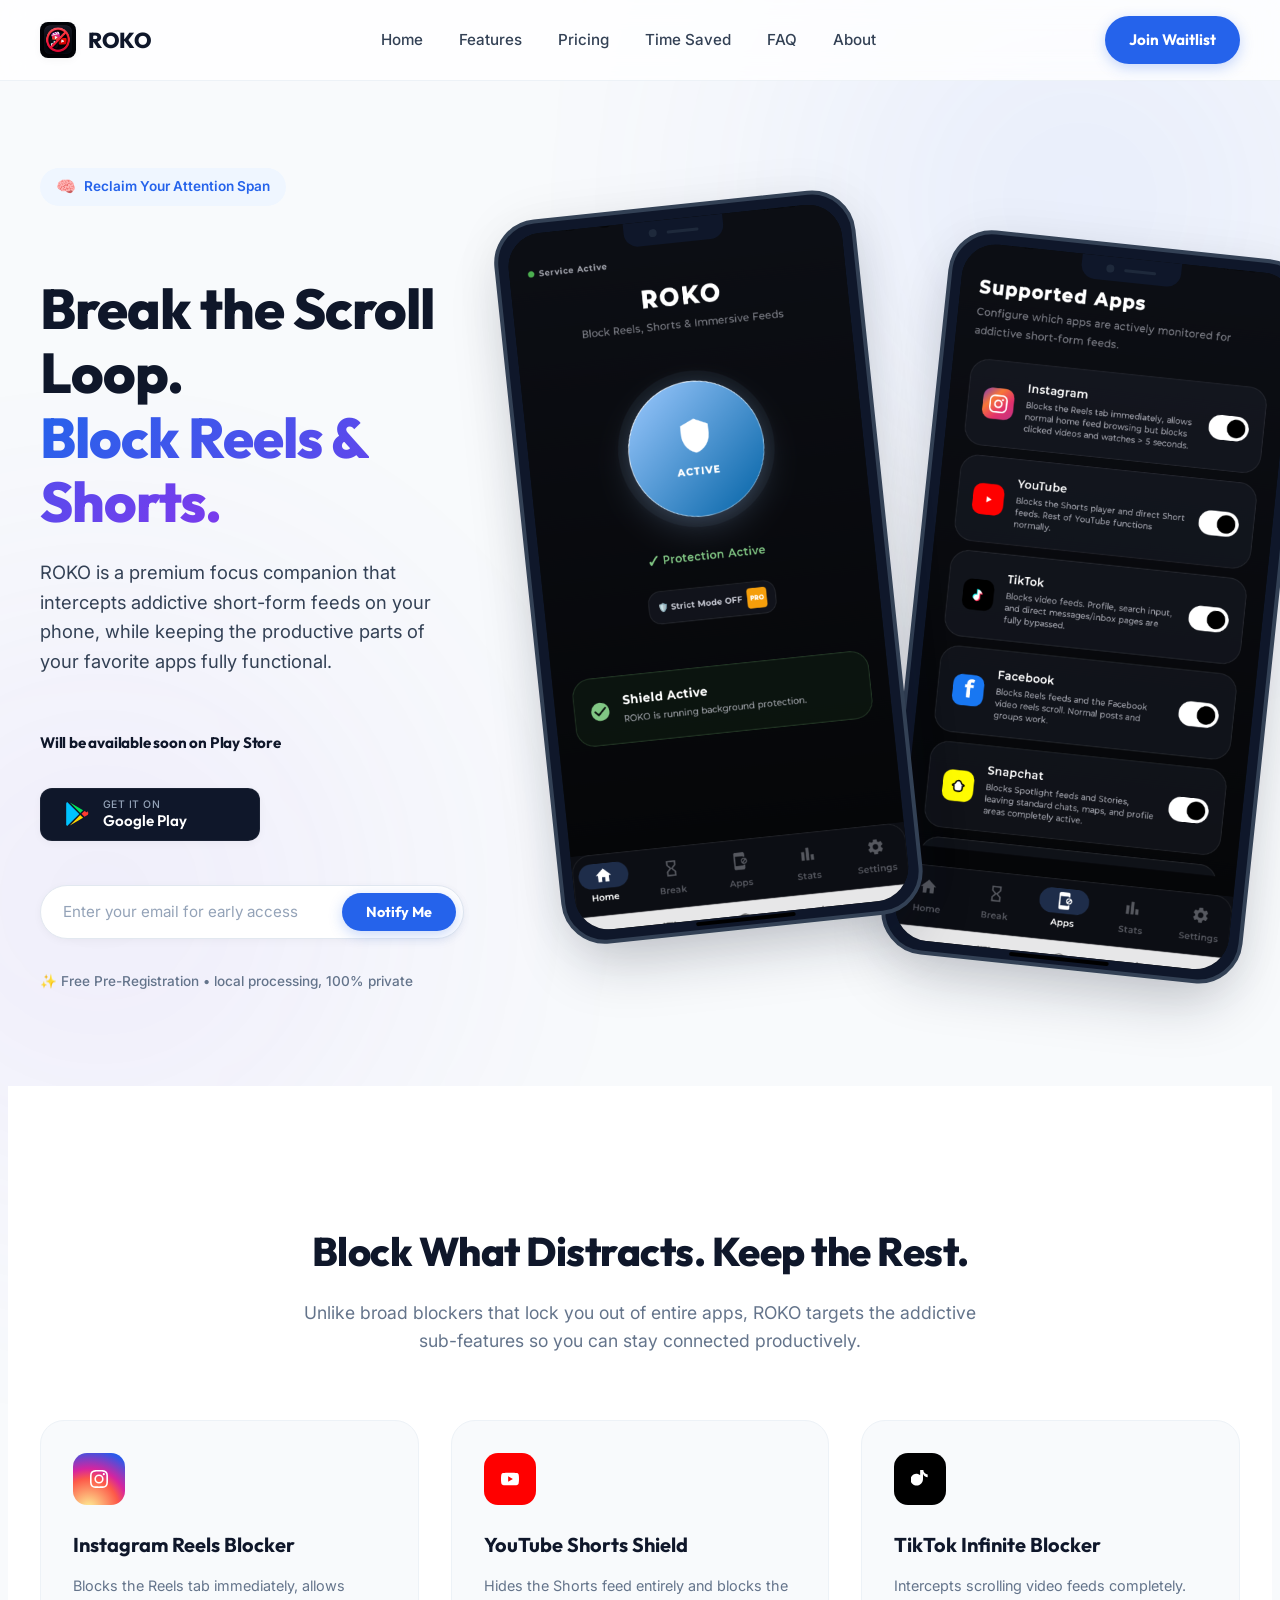
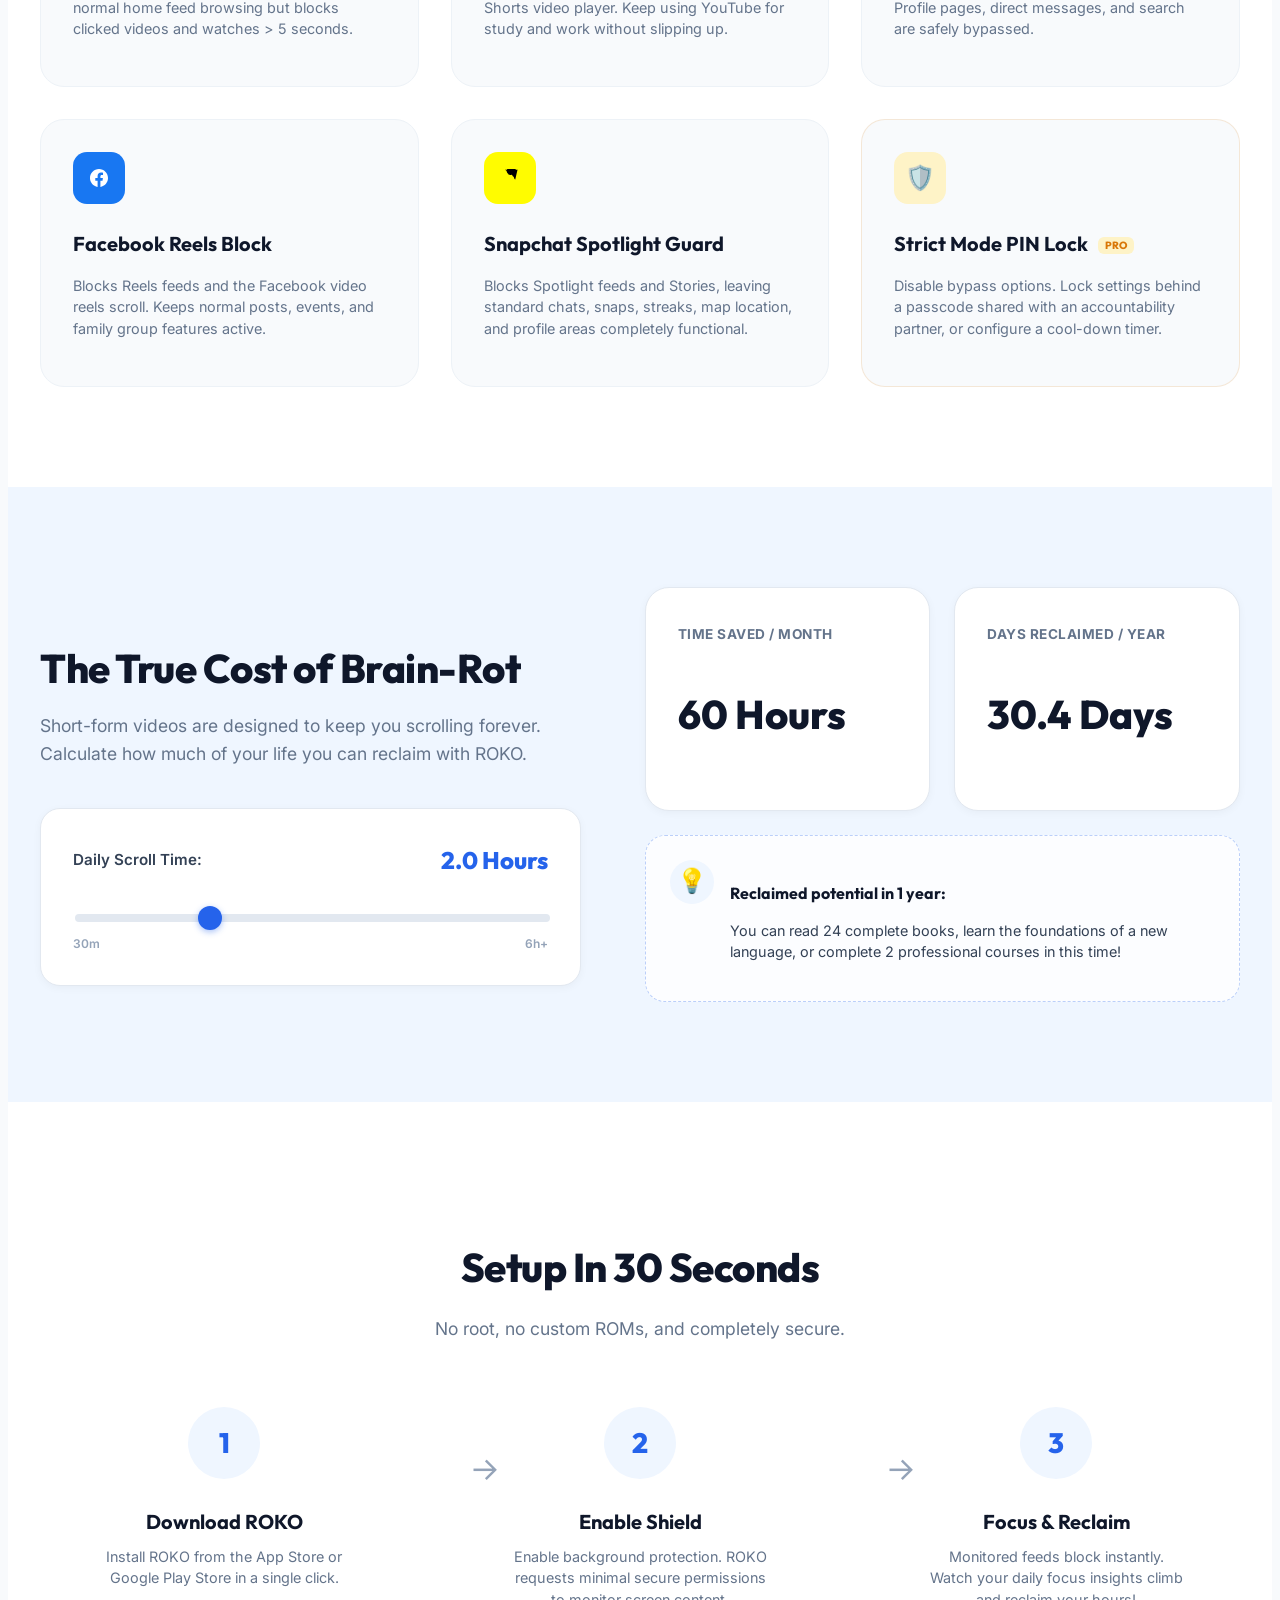
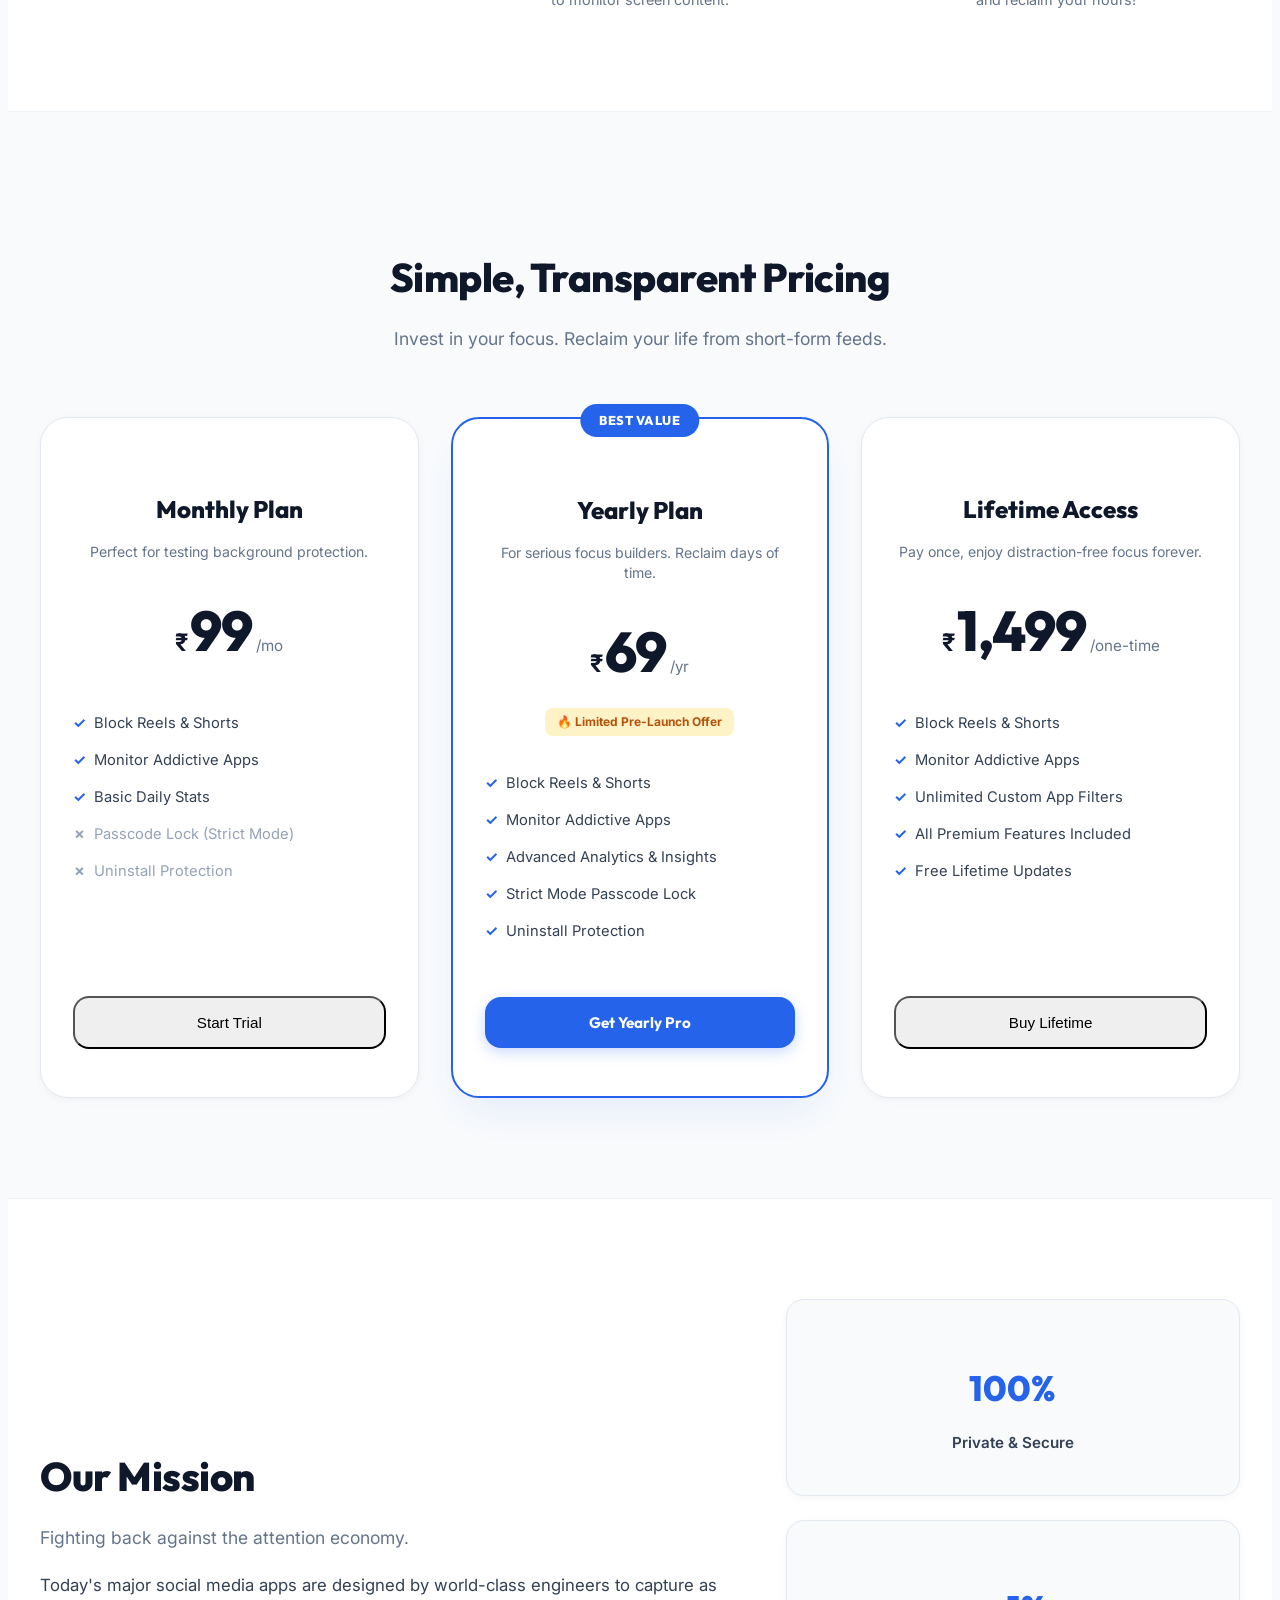
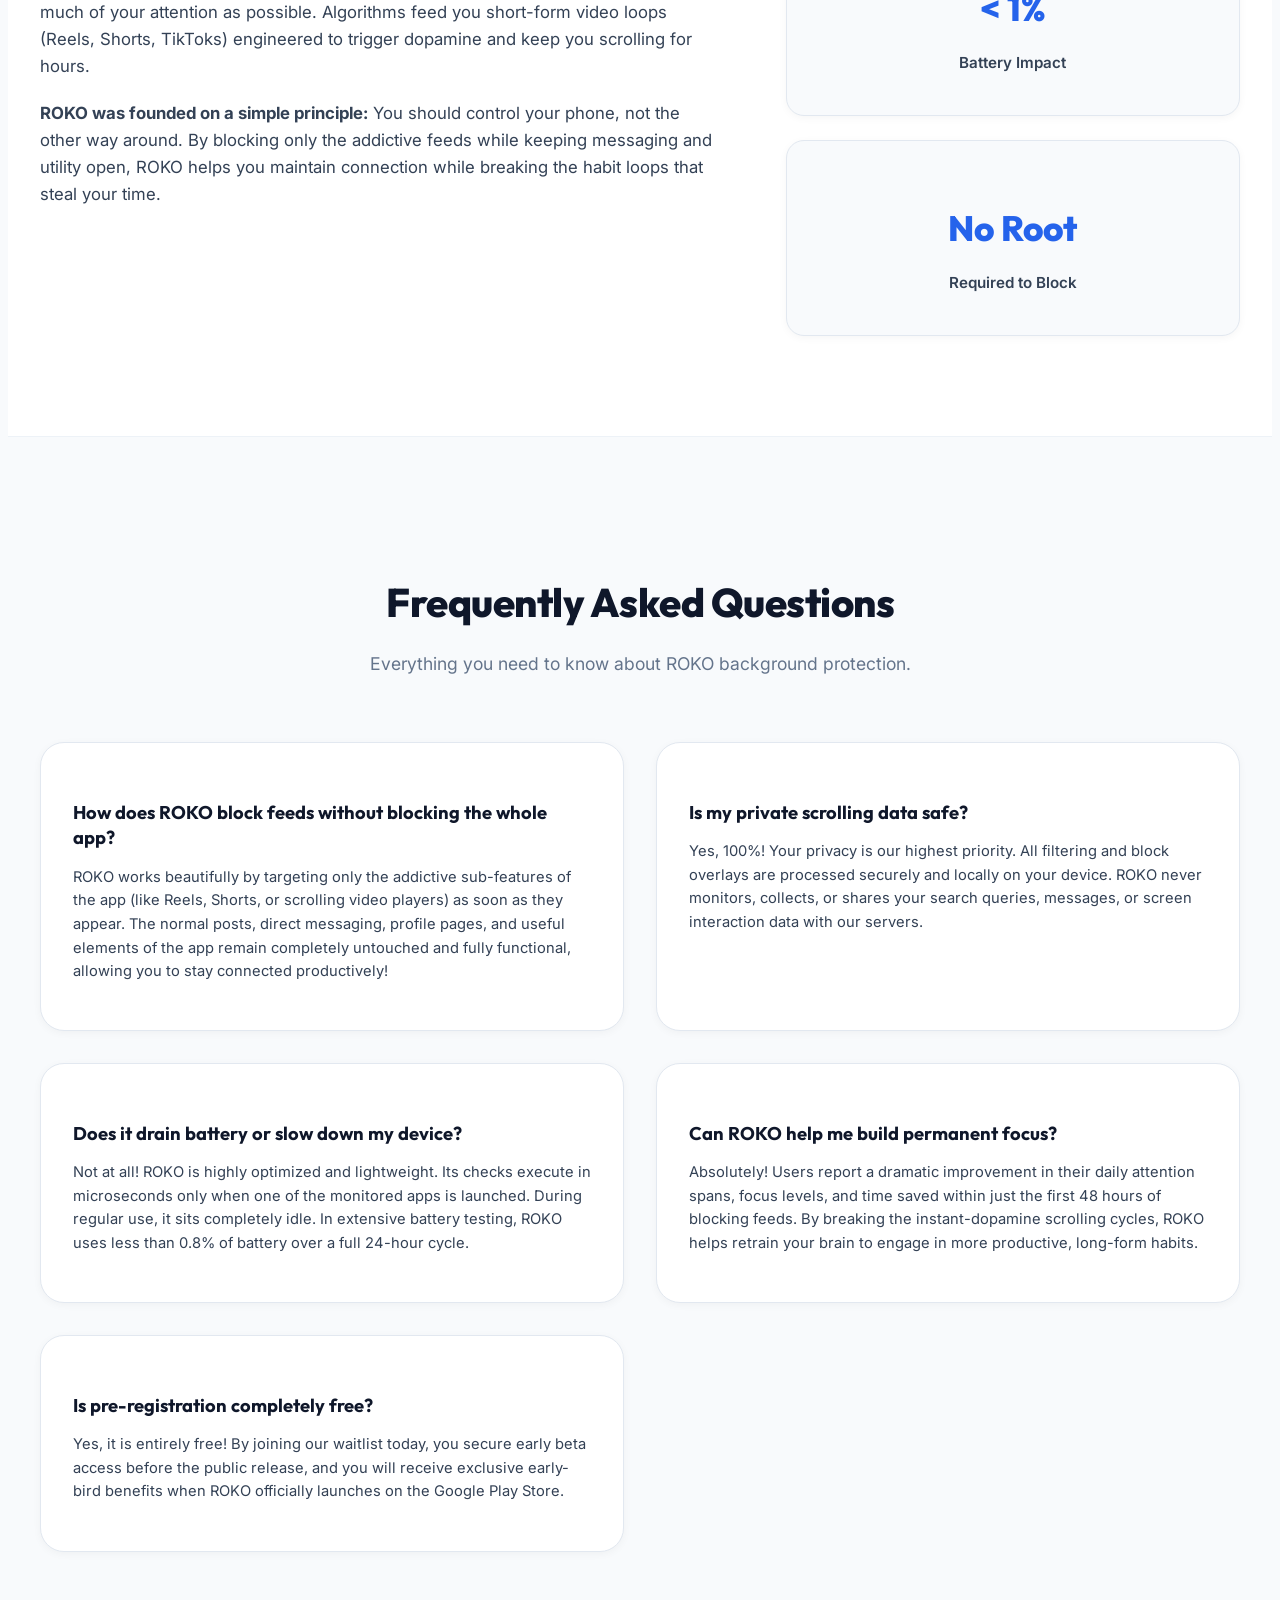
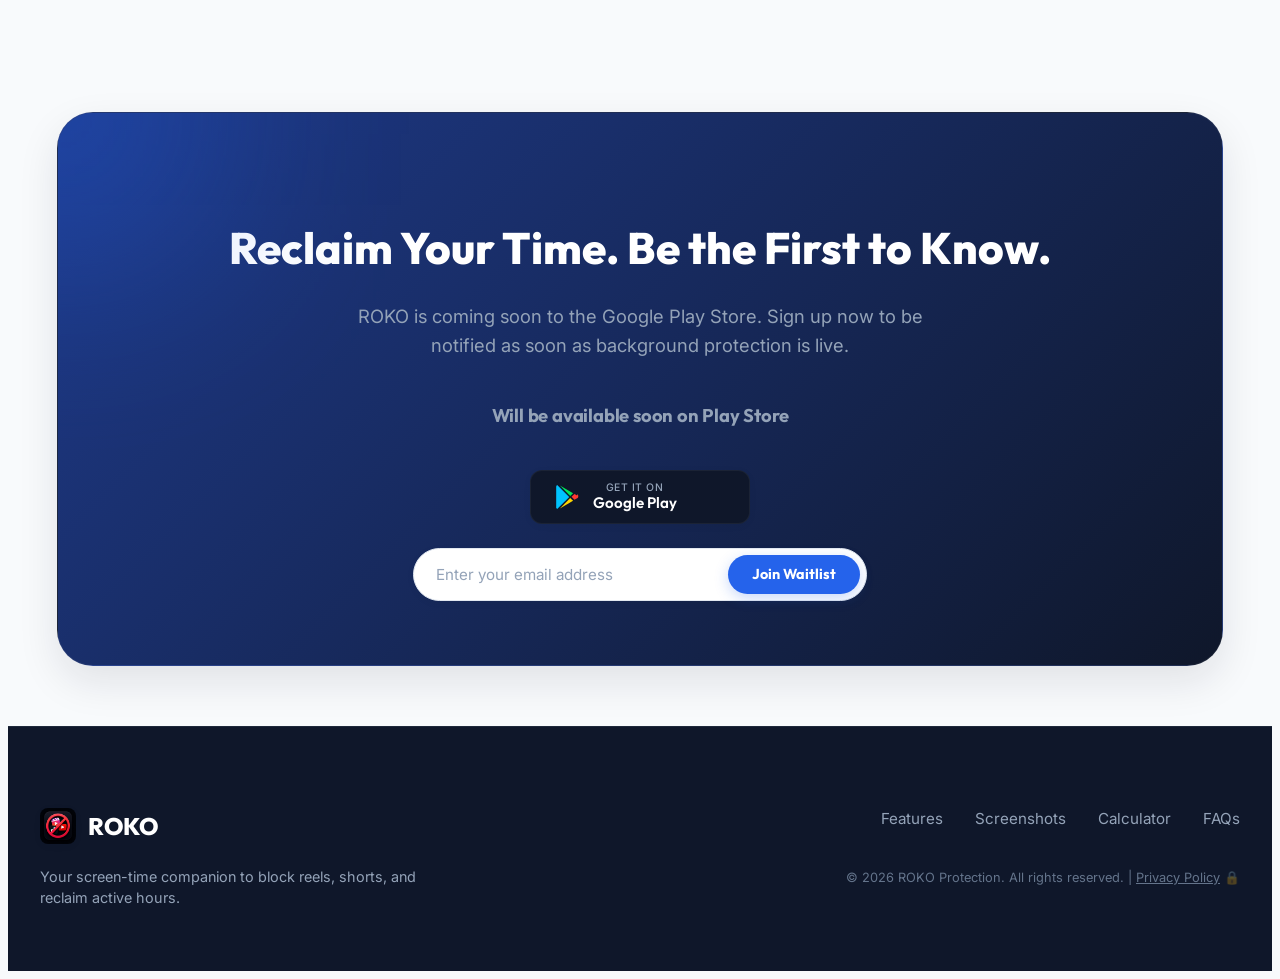
<file: index.html>
<!DOCTYPE html>
<html lang="en">
<head>
  <meta charset="UTF-8">
  <meta name="viewport" content="width=device-width, initial-scale=1.0">
  <title>ROKO - Block Reels & Shorts | Reclaim Your Focus</title>
  <!-- Google Fonts - Inter & Outfit -->
  <link rel="preconnect" href="https://fonts.googleapis.com">
  <link rel="preconnect" href="https://fonts.gstatic.com" crossorigin>
  <link href="https://fonts.googleapis.com/css2?family=Inter:wght@300;400;500;600;700;800&family=Outfit:wght@400;600;700;800&display=swap" rel="stylesheet">
  <!-- Stylesheet -->
  <link rel="stylesheet" href="styles.css">
</head>
<body>

  <!-- Background Decorative Blurs -->
  <div class="glow-bg-1"></div>
  <div class="glow-bg-2"></div>

  <!-- Navigation Bar -->
  <header class="navbar">
    <div class="nav-container">
      <div class="logo-area" onclick="window.scrollTo({top: 0, behavior: 'smooth'})">
        <img src="assets/logo.jpg" alt="ROKO Logo" class="nav-logo">
        <span class="nav-title">ROKO</span>
      </div>
      <nav class="nav-links">
        <a href="#home">Home</a>
        <a href="#features">Features</a>
        <a href="#pricing">Pricing</a>
        <a href="#calculator">Time Saved</a>
        <a href="#faqs">FAQ</a>
        <a href="#about">About</a>
      </nav>
      <a href="#waitlist" class="btn-primary nav-cta">Join Waitlist</a>
    </div>
  </header>

  <!-- Hero Section -->
  <section class="hero-section" id="home">
    <div class="hero-container">
      
      <!-- Hero Copy -->
      <div class="hero-text-content">
        <div class="hero-badge">
          <span class="badge-icon">🧠</span> Reclaim Your Attention Span
        </div>
        <h1 class="hero-headline">
          Break the Scroll Loop.<br>
          <span class="text-gradient">Block Reels & Shorts.</span>
        </h1>
        <p class="hero-subheadline">
          ROKO is a premium focus companion that intercepts addictive short-form feeds on your phone, while keeping the productive parts of your favorite apps fully functional.
        </p>

        <!-- Coming Soon & Waitlist Form -->
        <div class="coming-soon-container" id="waitlist">
          <p class="coming-soon-text">Will be available soon on Play Store</p>
          <div class="store-badge-coming-soon">
            <div class="store-badge">
              <svg class="badge-svg" viewBox="0 0 512 512" fill="none">
                <path d="M47 0C34 6.8 25.3 19.2 25.3 35.3v441.3c0 16.1 8.7 28.5 21.7 35.3l256.6-256L47 0z" fill="#00C3FF"/>
                <path d="M325.3 234.3L104.6 13l280.8 161.2-60.1 60.1z" fill="#00E75A"/>
                <path d="M472.2 225.6l-58-33.3-60.7 60.7 60.7 60.7 58-33.3c15.2-8.7 24.8-23.7 24.8-42.4 0-18.8-9.6-33.7-24.8-42.4z" fill="#FF3B30"/>
                <path d="M325.3 277.7l60.1 60.1L104.6 499l220.7-221.3z" fill="#FFD600"/>
              </svg>
              <div>
                <span>GET IT ON</span>
                <strong>Google Play</strong>
              </div>
            </div>
          </div>
          
          <form class="waitlist-form" id="waitlist-form">
            <input type="email" placeholder="Enter your email for early access" required class="waitlist-input" id="waitlist-email">
            <button type="submit" class="btn-primary waitlist-btn">Notify Me</button>
          </form>
          <div class="waitlist-success" id="waitlist-success-msg">
            <span>✓</span> You're on the list! We'll notify you once ROKO launches on the Play Store.
          </div>
        </div>

        <p class="hero-meta">✨ Free Pre-Registration • local processing, 100% private</p>
      </div>

      <!-- Hero Phone Showcase (Dual Phone Screenshot Gallery) -->
      <div class="hero-phone-showcase" id="demo">
        <div class="phone-gallery-wrapper">
          
          <!-- Phone 1 (Home Screen) -->
          <div class="phone-frame mockup-home">
            <div class="phone-notch">
              <div class="notch-camera"></div>
              <div class="notch-speaker"></div>
            </div>
            <div class="phone-screen-img-container">
              <img src="assets/ss_home.png" alt="ROKO App Home Screen" class="phone-screenshot-img">
            </div>
            <div class="phone-home-indicator"></div>
          </div>
          
          <!-- Phone 2 (Apps Screen) -->
          <div class="phone-frame mockup-apps">
            <div class="phone-notch">
              <div class="notch-camera"></div>
              <div class="notch-speaker"></div>
            </div>
            <div class="phone-screen-img-container">
              <img src="assets/ss_apps.png" alt="ROKO App Apps Screen" class="phone-screenshot-img">
            </div>
            <div class="phone-home-indicator"></div>
          </div>

        </div>
      </div>

    </div>
  </section>

  <!-- Value Propositions / Supported Apps Grid -->
  <section class="features-section" id="features">
    <div class="section-container">
      <div class="section-header-center">
        <h2 class="section-title">Block What Distracts. Keep the Rest.</h2>
        <p class="section-subtitle">Unlike broad blockers that lock you out of entire apps, ROKO targets the addictive sub-features so you can stay connected productively.</p>
      </div>

      <div class="features-grid">
        <!-- Instagram Card -->
        <div class="feature-card">
          <div class="card-icon instagram">
            <svg class="app-svg" viewBox="0 0 24 24" fill="currentColor"><path d="M12 2.163c3.204 0 3.584.012 4.85.07 3.252.148 4.771 1.691 4.919 4.919.058 1.265.069 1.645.069 4.849 0 3.205-.012 3.584-.069 4.849-.149 3.225-1.664 4.771-4.919 4.919-1.266.058-1.644.07-4.85.07-3.204 0-3.584-.012-4.849-.07-3.26-.149-4.771-1.699-4.919-4.92-.058-1.265-.07-1.644-.07-4.849 0-3.204.013-3.583.07-4.849.149-3.227 1.664-4.771 4.919-4.919 1.266-.057 1.645-.069 4.849-.069zM12 0C8.741 0 8.333.014 7.053.072 2.695.272.273 2.69.073 7.051C.014 8.333 0 8.741 0 12c0 3.259.014 3.668.072 4.948.2 4.358 2.618 6.78 6.98 6.98 1.281.058 1.689.072 4.948.072 3.259 0 3.668-.014 4.948-.072 4.354-.2 6.782-2.618 6.979-6.98.059-1.28.073-1.689.073-4.948 0-3.259-.014-3.667-.072-4.947-.196-4.354-2.617-6.78-6.979-6.98C15.668.014 15.259 0 12 0zm0 5.838a6.162 6.162 0 1 0 0 12.324 6.162 6.162 0 0 0 0-12.324zM12 16a4 4 0 1 1 0-8 4 4 0 0 1 0 8zm6.406-11.845a1.44 1.44 0 1 0 0 2.881 1.44 1.44 0 0 0 0-2.881z"/></svg>
          </div>
          <h3>Instagram Reels Blocker</h3>
          <p>Blocks the Reels tab immediately, allows normal home feed browsing but blocks clicked videos and watches > 5 seconds.</p>
        </div>

        <!-- YouTube Card -->
        <div class="feature-card">
          <div class="card-icon youtube">
            <svg class="app-svg" viewBox="0 0 24 24" fill="currentColor"><path d="M23.498 6.163a3.003 3.003 0 0 0-2.11-2.107C19.505 3.545 12 3.545 12 3.545s-7.505 0-9.388.511a3.002 3.002 0 0 0-2.11 2.107C0 8.053 0 12 0 12s0 3.947.502 5.837a3.003 3.003 0 0 0 2.11 2.107c1.883.511 9.388.511 9.388.511s7.505 0 9.388-.511a3.002 3.002 0 0 0 2.11-2.107C24 15.947 24 12 24 12s0-3.947-.502-5.837zM9.545 15.568V8.432L15.818 12l-6.273 3.568z"/></svg>
          </div>
          <h3>YouTube Shorts Shield</h3>
          <p>Hides the Shorts feed entirely and blocks the Shorts video player. Keep using YouTube for study and work without slipping up.</p>
        </div>

        <!-- TikTok Card -->
        <div class="feature-card">
          <div class="card-icon tiktok">
            <svg class="app-svg" viewBox="0 0 24 24" fill="currentColor"><path d="M12.525.02c1.31-.032 2.614-.01 3.91-.02.08 1.543.684 3.01 1.73 4.12 1.085 1.09 2.533 1.748 4.07 1.86v3.83c-1.376-.067-2.73-.553-3.87-1.4-1.077-.824-1.89-1.99-2.32-3.32-.054 2.29-.028 4.584-.04 6.878-.027 1.134-.236 2.274-.62 3.337-.76 2.052-2.316 3.73-4.316 4.63-2 .88-4.29.988-6.36.31-1.96-.653-3.612-2.072-4.52-3.896-.867-1.747-1.066-3.8-.543-5.69.57-1.963 1.88-3.642 3.63-4.646 1.77-1.002 3.88-1.282 5.855-.78 1.157.29 2.24.912 3.09 1.767v-3.79c-.01-2.2-.016-4.402.022-6.602z"/></svg>
          </div>
          <h3>TikTok Infinite Blocker</h3>
          <p>Intercepts scrolling video feeds completely. Profile pages, direct messages, and search are safely bypassed.</p>
        </div>

        <!-- Facebook Card -->
        <div class="feature-card">
          <div class="card-icon facebook">
            <svg class="app-svg" viewBox="0 0 24 24" fill="currentColor"><path d="M24 12.073c0-6.627-5.373-12-12-12s-12 5.373-12 12c0 5.99 4.388 10.954 10.125 11.854v-8.385H7.078v-3.47h3.047V9.43c0-3.007 1.792-4.669 4.533-4.669 1.312 0 2.686.235 2.686.235v2.953H15.83c-1.491 0-1.956.925-1.956 1.874v2.25h3.328l-.532 3.47h-2.796v8.385C19.612 23.027 24 18.062 24 12.073z"/></svg>
          </div>
          <h3>Facebook Reels Block</h3>
          <p>Blocks Reels feeds and the Facebook video reels scroll. Keeps normal posts, events, and family group features active.</p>
        </div>

        <!-- Snapchat Card -->
        <div class="feature-card">
          <div class="card-icon snapchat">
            <svg class="app-svg" viewBox="0 0 24 24" fill="currentColor"><path d="M19.006 14.154c-.062-.057-.156-.129-.272-.213a5.53 5.53 0 0 1-.58-.5c-.171-.183-.347-.417-.506-.68a4.9 4.9 0 0 1-.368-1.28c-.062-.596-.365-1.085-.857-1.396-.244-.152-.455-.334-.633-.541-.122-.146-.226-.312-.311-.498-.073-.159-.168-.324-.287-.49-.142-.195-.316-.368-.522-.502-.271-.18-.574-.254-.881-.229-.092-.008-.184-.002-.275.016-.08.016-.162.049-.244.098a1.21 1.21 0 0 1-.58.172c-.171 0-.342-.03-.506-.092l-.121-.047c-.07-.024-.131-.059-.2-.095a1.13 1.13 0 0 0-.256-.098 1.5 1.5 0 0 0-.275-.016c-.307.025-.61-.049-.881-.229a1.72 1.72 0 0 0-.522-.502 1.93 1.93 0 0 0-.287-.49 1.94 1.94 0 0 0-.311-.498c-.178-.207-.389-.389-.633-.541-.492-.311-.795-.8-.857-1.396a4.9 4.9 0 0 1-.368-1.28c-.159-.263-.335-.497-.506-.68-.19-.214-.384-.39-.58-.5a4.01 4.01 0 0 1-.272-.213c-.006-.006-.011-.013-.016-.02a.44.44 0 0 1-.137-.306c.005-.121.054-.236.136-.324a.43.43 0 0 1 .536.082 1.9 1.9 0 0 0 .584.092c.189 0 .376-.04.549-.122.378-.18.665-.512.793-.918a.63.63 0 0 0 .041-.219v-.115c0-.074-.014-.146-.039-.214a1.07 1.07 0 0 1-.041-.303v-.536c.01-1.385.642-2.695 1.725-3.568.995-.82 2.277-1.258 3.593-1.229 1.316-.029 2.598.409 3.593 1.229 1.083.873 1.715 2.183 1.725 3.568v.536a1.08 1.08 0 0 1-.041.303c-.027.068-.041.14-.041.214v.115c0 .077.014.152.041.225.128.403.415.732.793.912.173.082.36.122.549.122.199 0 .396-.03.584-.092.176-.062.363-.09.55-.082a.43.43 0 0 1 .422.439.44.44 0 0 1-.153.326z"/></svg>
          </div>
          <h3>Snapchat Spotlight Guard</h3>
          <p>Blocks Spotlight feeds and Stories, leaving standard chats, snaps, streaks, map location, and profile areas completely functional.</p>
        </div>

        <!-- Strict Mode Card -->
        <div class="feature-card premium-card">
          <div class="card-icon premium">🛡️</div>
          <h3>Strict Mode PIN Lock <span class="badge-pro-card">PRO</span></h3>
          <p>Disable bypass options. Lock settings behind a passcode shared with an accountability partner, or configure a cool-down timer.</p>
        </div>
      </div>
    </div>
  </section>

  <!-- Time Saved Interactive Calculator -->
  <section class="calculator-section" id="calculator">
    <div class="calc-container">
      
      <!-- Left Info -->
      <div class="calc-info">
        <h2 class="section-title">The True Cost of Brain-Rot</h2>
        <p class="section-subtitle">Short-form videos are designed to keep you scrolling forever. Calculate how much of your life you can reclaim with ROKO.</p>
        
        <div class="slider-box">
          <div class="slider-header">
            <span>Daily Scroll Time:</span>
            <strong id="slider-val-display">2.0 Hours</strong>
          </div>
          <input type="range" min="0.5" max="6" step="0.5" value="2" class="range-slider" id="time-slider">
          <div class="slider-bounds">
            <span>30m</span>
            <span>6h+</span>
          </div>
        </div>
      </div>

      <!-- Right Output Cards -->
      <div class="calc-output">
        
        <div class="output-grid">
          <div class="output-card">
            <span class="out-label">Time Saved / Month</span>
            <h3 id="calc-monthly-hours">60 Hours</h3>
          </div>
          
          <div class="output-card">
            <span class="out-label">Days Reclaimed / Year</span>
            <h3 id="calc-yearly-days">30.4 Days</h3>
          </div>
        </div>

        <div class="output-equivalent-box">
          <div class="equiv-icon">💡</div>
          <div class="equiv-content">
            <h4>Reclaimed potential in 1 year:</h4>
            <p id="calc-equivalence-text">You can read 24 complete books, learn the foundations of a new language, or complete 2 professional courses in this time!</p>
          </div>
        </div>

      </div>

    </div>
  </section>

  <!-- How It Works Section -->
  <section class="how-it-works">
    <div class="section-container">
      <div class="section-header-center">
        <h2 class="section-title">Setup In 30 Seconds</h2>
        <p class="section-subtitle">No root, no custom ROMs, and completely secure.</p>
      </div>

      <div class="steps-flow">
        <div class="step-card">
          <div class="step-num">1</div>
          <h4>Download ROKO</h4>
          <p>Install ROKO from the App Store or Google Play Store in a single click.</p>
        </div>
        <div class="step-card">
          <div class="step-num">2</div>
          <h4>Enable Shield</h4>
          <p>Enable background protection. ROKO requests minimal secure permissions to monitor screen content.</p>
        </div>
        <div class="step-card">
          <div class="step-num">3</div>
          <h4>Focus & Reclaim</h4>
          <p>Monitored feeds block instantly. Watch your daily focus insights climb and reclaim your hours!</p>
        </div>
      </div>
    </div>
  </section>

  <!-- Pricing Section -->
  <section class="pricing-section" id="pricing">
    <div class="section-container">
      <div class="section-header-center">
        <h2 class="section-title">Simple, Transparent Pricing</h2>
        <p class="section-subtitle">Invest in your focus. Reclaim your life from short-form feeds.</p>
      </div>

      <div class="pricing-grid">
        <!-- Monthly Card -->
        <div class="pricing-card">
          <div class="pricing-header">
            <h3>Monthly Plan</h3>
            <p class="pricing-desc">Perfect for testing background protection.</p>
            <div class="price">
              <span class="currency">₹</span>
              <span class="amount">99</span>
              <span class="period">/mo</span>
            </div>
          </div>
          <ul class="pricing-features">
            <li><span>✓</span> Block Reels & Shorts</li>
            <li><span>✓</span> Monitor Addictive Apps</li>
            <li><span>✓</span> Basic Daily Stats</li>
            <li class="disabled"><span>✗</span> Passcode Lock (Strict Mode)</li>
            <li class="disabled"><span>✗</span> Uninstall Protection</li>
          </ul>
          <button class="btn-secondary pricing-btn" onclick="window.location.hash='#waitlist'">Start Trial</button>
        </div>

        <!-- Yearly Card (Recommended/Featured) -->
        <div class="pricing-card featured">
          <div class="popular-badge">Best Value</div>
          <div class="pricing-header">
            <h3>Yearly Plan</h3>
            <p class="pricing-desc">For serious focus builders. Reclaim days of time.</p>
            <div class="price">
              <span class="currency">₹</span>
              <span class="amount">69</span>
              <span class="period">/yr</span>
            </div>
            <div class="promo-notice">🔥 Limited Pre-Launch Offer</div>
          </div>
          <ul class="pricing-features">
            <li><span>✓</span> Block Reels & Shorts</li>
            <li><span>✓</span> Monitor Addictive Apps</li>
            <li><span>✓</span> Advanced Analytics & Insights</li>
            <li><span>✓</span> Strict Mode Passcode Lock</li>
            <li><span>✓</span> Uninstall Protection</li>
          </ul>
          <button class="btn-primary pricing-btn" onclick="window.location.hash='#waitlist'">Get Yearly Pro</button>
        </div>

        <!-- Lifetime Card -->
        <div class="pricing-card">
          <div class="pricing-header">
            <h3>Lifetime Access</h3>
            <p class="pricing-desc">Pay once, enjoy distraction-free focus forever.</p>
            <div class="price">
              <span class="currency">₹</span>
              <span class="amount">1,499</span>
              <span class="period">/one-time</span>
            </div>
          </div>
          <ul class="pricing-features">
            <li><span>✓</span> Block Reels & Shorts</li>
            <li><span>✓</span> Monitor Addictive Apps</li>
            <li><span>✓</span> Unlimited Custom App Filters</li>
            <li><span>✓</span> All Premium Features Included</li>
            <li><span>✓</span> Free Lifetime Updates</li>
          </ul>
          <button class="btn-secondary pricing-btn" onclick="window.location.hash='#waitlist'">Buy Lifetime</button>
        </div>
      </div>
    </div>
  </section>

  <!-- About Section -->
  <section class="about-section" id="about">
    <div class="section-container">
      <div class="about-grid">
        <div class="about-text">
          <h2 class="section-title">Our Mission</h2>
          <p class="section-subtitle">Fighting back against the attention economy.</p>
          <p class="about-paragraph">
            Today's major social media apps are designed by world-class engineers to capture as much of your attention as possible. Algorithms feed you short-form video loops (Reels, Shorts, TikToks) engineered to trigger dopamine and keep you scrolling for hours.
          </p>
          <p class="about-paragraph">
            <strong>ROKO was founded on a simple principle:</strong> You should control your phone, not the other way around. By blocking only the addictive feeds while keeping messaging and utility open, ROKO helps you maintain connection while breaking the habit loops that steal your time.
          </p>
        </div>
        <div class="about-stats-showcase">
          <div class="about-stat-card">
            <h3>100%</h3>
            <p>Private & Secure</p>
          </div>
          <div class="about-stat-card">
            <h3>&lt; 1%</h3>
            <p>Battery Impact</p>
          </div>
          <div class="about-stat-card">
            <h3>No Root</h3>
            <p>Required to Block</p>
          </div>
        </div>
      </div>
    </div>
  </section>

  <!-- FAQs Section -->
  <section class="faq-section" id="faqs">
    <div class="section-container">
      <div class="section-header-center">
        <h2 class="section-title">Frequently Asked Questions</h2>
        <p class="section-subtitle">Everything you need to know about ROKO background protection.</p>
      </div>

      <div class="faq-grid-layout">
        
        <div class="faq-card-item">
          <h4 class="faq-question">How does ROKO block feeds without blocking the whole app?</h4>
          <p class="faq-answer">ROKO works beautifully by targeting only the addictive sub-features of the app (like Reels, Shorts, or scrolling video players) as soon as they appear. The normal posts, direct messaging, profile pages, and useful elements of the app remain completely untouched and fully functional, allowing you to stay connected productively!</p>
        </div>

        <div class="faq-card-item">
          <h4 class="faq-question">Is my private scrolling data safe?</h4>
          <p class="faq-answer">Yes, 100%! Your privacy is our highest priority. All filtering and block overlays are processed securely and locally on your device. ROKO never monitors, collects, or shares your search queries, messages, or screen interaction data with our servers.</p>
        </div>

        <div class="faq-card-item">
          <h4 class="faq-question">Does it drain battery or slow down my device?</h4>
          <p class="faq-answer">Not at all! ROKO is highly optimized and lightweight. Its checks execute in microseconds only when one of the monitored apps is launched. During regular use, it sits completely idle. In extensive battery testing, ROKO uses less than 0.8% of battery over a full 24-hour cycle.</p>
        </div>

        <div class="faq-card-item">
          <h4 class="faq-question">Can ROKO help me build permanent focus?</h4>
          <p class="faq-answer">Absolutely! Users report a dramatic improvement in their daily attention spans, focus levels, and time saved within just the first 48 hours of blocking feeds. By breaking the instant-dopamine scrolling cycles, ROKO helps retrain your brain to engage in more productive, long-form habits.</p>
        </div>

        <div class="faq-card-item">
          <h4 class="faq-question">Is pre-registration completely free?</h4>
          <p class="faq-answer">Yes, it is entirely free! By joining our waitlist today, you secure early beta access before the public release, and you will receive exclusive early-bird benefits when ROKO officially launches on the Google Play Store.</p>
        </div>

      </div>
    </div>
  </section>

  <!-- Waitlist Footer Callout -->
  <section class="cta-callout-section">
    <div class="cta-card-bg">
      <h2>Reclaim Your Time. Be the First to Know.</h2>
      <p>ROKO is coming soon to the Google Play Store. Sign up now to be notified as soon as background protection is live.</p>
      
      <p class="coming-soon-text text-center mb-0-5">Will be available soon on Play Store</p>
      <div class="store-badge-coming-soon justify-center mb-1-5">
        <div class="store-badge">
          <svg class="badge-svg" viewBox="0 0 512 512" fill="none">
            <path d="M47 0C34 6.8 25.3 19.2 25.3 35.3v441.3c0 16.1 8.7 28.5 21.7 35.3l256.6-256L47 0z" fill="#00C3FF"/>
            <path d="M325.3 234.3L104.6 13l280.8 161.2-60.1 60.1z" fill="#00E75A"/>
            <path d="M472.2 225.6l-58-33.3-60.7 60.7 60.7 60.7 58-33.3c15.2-8.7 24.8-23.7 24.8-42.4 0-18.8-9.6-33.7-24.8-42.4z" fill="#FF3B30"/>
            <path d="M325.3 277.7l60.1 60.1L104.6 499l220.7-221.3z" fill="#FFD600"/>
          </svg>
          <div>
            <span>GET IT ON</span>
            <strong>Google Play</strong>
          </div>
        </div>
      </div>
      
      <form class="waitlist-form form-centered" id="waitlist-form-footer">
        <input type="email" placeholder="Enter your email address" required class="waitlist-input" id="waitlist-email-footer">
        <button type="submit" class="btn-primary waitlist-btn">Join Waitlist</button>
      </form>
      <div class="waitlist-success" id="waitlist-success-msg-footer">
        <span>✓</span> You're on the list! We will notify you once ROKO launches on the Play Store.
      </div>
    </div>
  </section>

  <!-- Footer -->
  <footer class="footer">
    <div class="footer-container">
      <div class="footer-left">
        <div class="footer-logo">
          <img src="assets/logo.jpg" alt="ROKO Logo" class="nav-logo">
          <span>ROKO</span>
        </div>
        <p>Your screen-time companion to block reels, shorts, and reclaim active hours.</p>
      </div>
      <div class="footer-right">
        <div class="footer-nav">
          <a href="#features">Features</a>
          <a href="#demo">Screenshots</a>
          <a href="#calculator">Calculator</a>
          <a href="#faqs">FAQs</a>
        </div>
        <p class="copyright">&copy; 2026 ROKO Protection. All rights reserved. | <a href="privacy.html" class="footer-link">Privacy Policy</a> <span class="admin-lock-btn" id="admin-lock-btn" style="cursor: pointer; opacity: 0.3; transition: opacity 0.2s;" title="Admin Dashboard">🔒</span></p>
      </div>
    </div>
  </footer>

  <!-- Custom Pro Unlock Modal -->
  <div class="modal-overlay" id="pro-modal">
    <div class="modal-card">
      <div class="modal-header">
        <span class="modal-crown">👑</span>
        <h3>Unlock Strict Mode Pro</h3>
      </div>
      <p>Strict Mode prevents you from turning off ROKO protection or changing monitored apps when you are tempted. It can only be disabled via a passcode or after a cool-down timer.</p>
      
      <div class="pro-features-list">
        <div class="pro-feature-item">
          <span class="feat-check">✓</span>
          <span><strong>Passcode Lock:</strong> Share PIN with a friend to hold you accountable.</span>
        </div>
        <div class="pro-feature-item">
          <span class="feat-check">✓</span>
          <span><strong>Uninstall Protection:</strong> Lock Android accessibility settings.</span>
        </div>
        <div class="pro-feature-item">
          <span class="feat-check">✓</span>
          <span><strong>Advanced Schedule:</strong> Auto-lock blocking on specific hours.</span>
        </div>
      </div>

      <div class="modal-actions">
        <button class="modal-btn cancel" id="pro-cancel-btn">Close</button>
        <button class="modal-btn confirm" id="pro-upgrade-btn">Unlock Now (Free Mock)</button>
      </div>
    </div>
  </div>

  <!-- Hidden Admin Dashboard Modal -->
  <div class="modal-overlay" id="admin-modal">
    <div class="modal-card admin-modal-card">
      <div class="modal-header">
        <span class="modal-crown">📊</span>
        <h3>ROKO Waitlist Admin</h3>
      </div>
      <p>Manage and export emails submitted to the waitlist from this browser.</p>
      
      <div class="admin-stats">
        <span>Total Sign-ups:</span> <strong id="waitlist-count">0</strong>
      </div>
      
      <div class="admin-list-container">
        <ul class="admin-email-list" id="admin-email-list">
          <li class="empty-list-msg">No sign-ups yet.</li>
        </ul>
      </div>

      <div class="modal-actions">
        <button class="modal-btn cancel" id="admin-close-btn">Close</button>
        <button class="modal-btn confirm" id="admin-export-btn">Export CSV</button>
      </div>
    </div>
  </div>

  <!-- App Script -->
  <script src="app.js"></script>
</body>
</html>
</file>
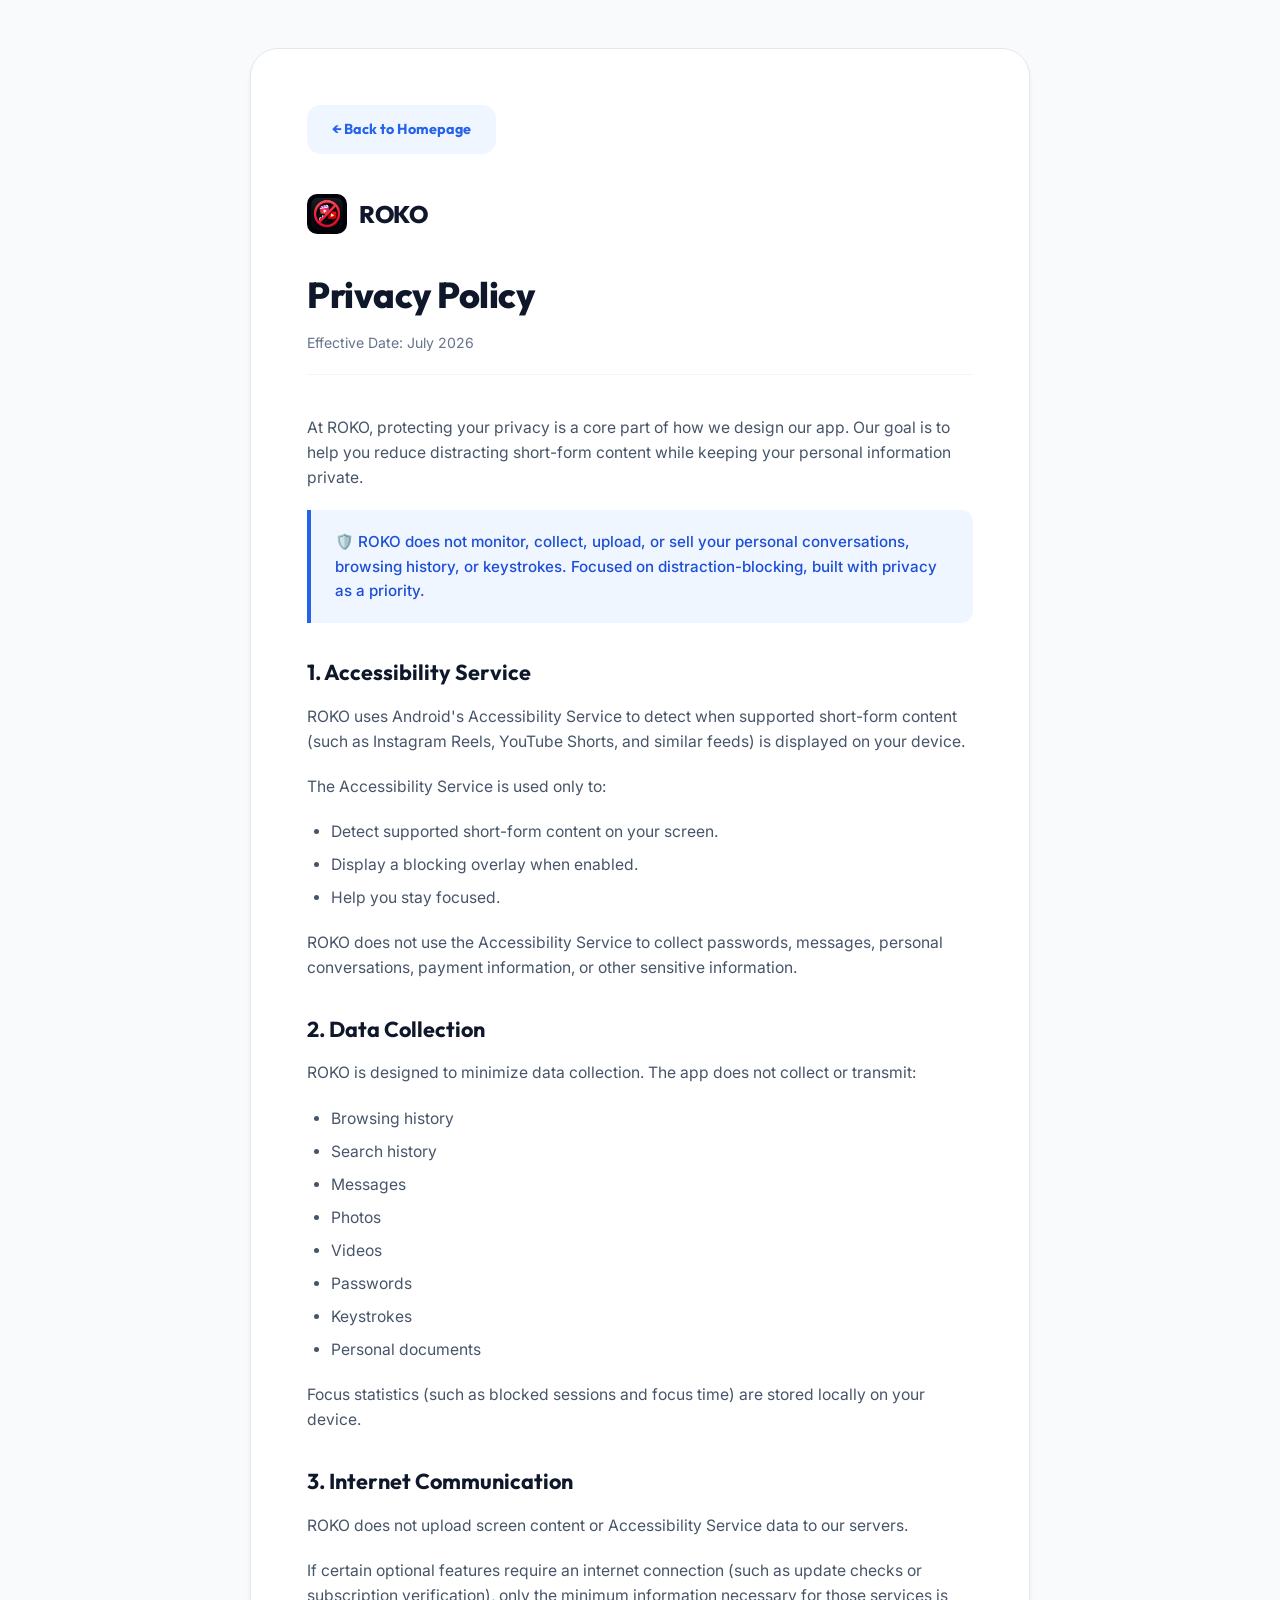
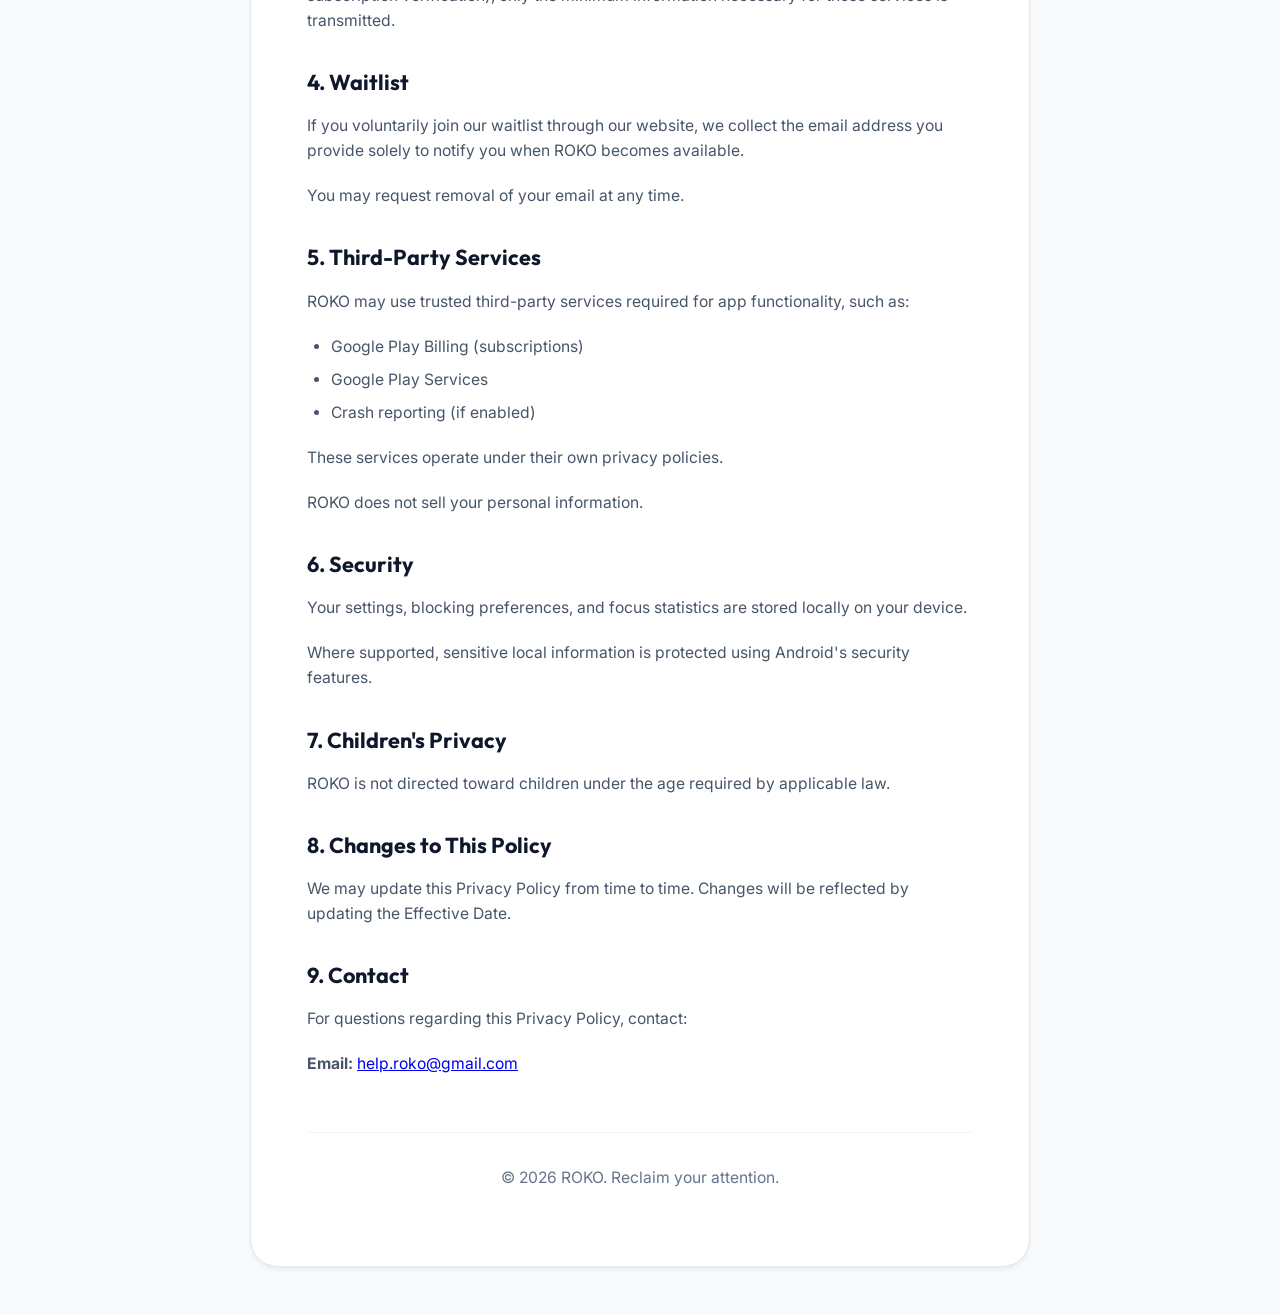
<file: privacy.html>
<!DOCTYPE html>
<html lang="en">
<head>
  <meta charset="UTF-8">
  <meta name="viewport" content="width=device-width, initial-scale=1.0">
  <title>Privacy Policy - ROKO Feed Blocker</title>
  
  <!-- Fonts -->
  <link rel="preconnect" href="https://fonts.googleapis.com">
  <link rel="preconnect" href="https://fonts.gstatic.com" crossorigin>
  <link href="https://fonts.googleapis.com/css2?family=Inter:wght@400;500;600;700&family=Outfit:wght@600;700;800&display=swap" rel="stylesheet">
  
  <style>
    :root {
      --color-primary: #2563eb;
      --color-primary-dark: #1d4ed8;
      --color-primary-light: #eff6ff;
      --text-title: #0f172a;
      --text-desc: #475569;
      --text-muted: #64748b;
      --bg-page: #f8fafc;
      --border-light: #f1f5f9;
      --border-medium: #e2e8f0;
      --shadow-sm: 0 1px 3px rgba(0,0,0,0.05);
      --shadow-md: 0 4px 6px -1px rgba(0,0,0,0.05), 0 2px 4px -1px rgba(0,0,0,0.03);
    }

    * {
      box-sizing: border-box;
      margin: 0;
      padding: 0;
    }

    body {
      background-color: var(--bg-page);
      color: var(--text-desc);
      font-family: 'Inter', sans-serif;
      line-height: 1.6;
      padding: 3rem 1.5rem;
    }

    .container {
      max-width: 780px;
      margin: 0 auto;
      background-color: #ffffff;
      padding: 3.5rem;
      border-radius: 28px;
      border: 1px solid var(--border-medium);
      box-shadow: var(--shadow-md);
    }

    .header-logo {
      display: flex;
      align-items: center;
      gap: 0.75rem;
      margin-bottom: 2rem;
      text-decoration: none;
    }

    .logo-img {
      width: 40px;
      height: 40px;
      border-radius: 10px;
      object-fit: cover;
    }

    .logo-text {
      font-family: 'Outfit', sans-serif;
      font-weight: 800;
      font-size: 1.5rem;
      color: var(--text-title);
      letter-spacing: -0.5px;
    }

    h1 {
      font-family: 'Outfit', sans-serif;
      font-size: 2.25rem;
      font-weight: 800;
      color: var(--text-title);
      margin-bottom: 0.5rem;
      letter-spacing: -0.5px;
    }

    .meta-date {
      font-size: 0.88rem;
      color: var(--text-muted);
      margin-bottom: 2.5rem;
      border-bottom: 1px solid var(--border-light);
      padding-bottom: 1.25rem;
    }

    h2 {
      font-family: 'Outfit', sans-serif;
      font-size: 1.35rem;
      font-weight: 700;
      color: var(--text-title);
      margin-top: 2rem;
      margin-bottom: 0.85rem;
    }

    p {
      margin-bottom: 1.25rem;
      font-size: 0.98rem;
    }

    ul, ol {
      margin-bottom: 1.25rem;
      padding-left: 1.5rem;
    }

    li {
      margin-bottom: 0.5rem;
      font-size: 0.98rem;
    }

    .highlight-box {
      background-color: var(--color-primary-light);
      border-left: 4px solid var(--color-primary);
      padding: 1.25rem 1.5rem;
      border-radius: 0 12px 12px 0;
      margin-bottom: 1.5rem;
    }

    .highlight-box p {
      margin-bottom: 0;
      color: var(--color-primary-dark);
      font-weight: 500;
      font-size: 0.95rem;
    }

    .btn-back {
      display: inline-flex;
      align-items: center;
      gap: 0.5rem;
      background-color: var(--color-primary-light);
      color: var(--color-primary);
      text-decoration: none;
      padding: 0.75rem 1.5rem;
      border-radius: 14px;
      font-family: 'Outfit', sans-serif;
      font-weight: 700;
      font-size: 0.9rem;
      transition: all 0.2s;
      border: 1px solid transparent;
      margin-bottom: 2.5rem;
    }

    .btn-back:hover {
      background-color: var(--color-primary);
      color: #ffffff;
    }

    footer {
      text-align: center;
      margin-top: 3.5rem;
      padding-top: 2rem;
      border-top: 1px solid var(--border-light);
      font-size: 0.88rem;
      color: var(--text-muted);
    }

    @media (max-width: 600px) {
      body {
        padding: 1.5rem 0.75rem;
      }
      .container {
        padding: 2rem 1.5rem;
        border-radius: 20px;
      }
      h1 {
        font-size: 1.75rem;
      }
    }
  </style>
</head>
<body>

  <div class="container">
    <a href="index.html" class="btn-back">
      ← Back to Homepage
    </a>

    <div class="header-logo">
      <img src="assets/logo.jpg" alt="ROKO Logo" class="logo-img">
      <span class="logo-text">ROKO</span>
    </div>

    <h1>Privacy Policy</h1>
    <div class="meta-date">Effective Date: July 2026</div>

    <p>At ROKO, protecting your privacy is a core part of how we design our app. Our goal is to help you reduce distracting short-form content while keeping your personal information private.</p>

    <div class="highlight-box">
      <p>🛡️ ROKO does not monitor, collect, upload, or sell your personal conversations, browsing history, or keystrokes. Focused on distraction-blocking, built with privacy as a priority.</p>
    </div>

    <h2>1. Accessibility Service</h2>
    <p>ROKO uses Android's Accessibility Service to detect when supported short-form content (such as Instagram Reels, YouTube Shorts, and similar feeds) is displayed on your device.</p>
    <p>The Accessibility Service is used only to:</p>
    <ul>
      <li>Detect supported short-form content on your screen.</li>
      <li>Display a blocking overlay when enabled.</li>
      <li>Help you stay focused.</li>
    </ul>
    <p>ROKO does not use the Accessibility Service to collect passwords, messages, personal conversations, payment information, or other sensitive information.</p>

    <h2>2. Data Collection</h2>
    <p>ROKO is designed to minimize data collection. The app does not collect or transmit:</p>
    <ul>
      <li>Browsing history</li>
      <li>Search history</li>
      <li>Messages</li>
      <li>Photos</li>
      <li>Videos</li>
      <li>Passwords</li>
      <li>Keystrokes</li>
      <li>Personal documents</li>
    </ul>
    <p>Focus statistics (such as blocked sessions and focus time) are stored locally on your device.</p>

    <h2>3. Internet Communication</h2>
    <p>ROKO does not upload screen content or Accessibility Service data to our servers.</p>
    <p>If certain optional features require an internet connection (such as update checks or subscription verification), only the minimum information necessary for those services is transmitted.</p>

    <h2>4. Waitlist</h2>
    <p>If you voluntarily join our waitlist through our website, we collect the email address you provide solely to notify you when ROKO becomes available.</p>
    <p>You may request removal of your email at any time.</p>

    <h2>5. Third-Party Services</h2>
    <p>ROKO may use trusted third-party services required for app functionality, such as:</p>
    <ul>
      <li>Google Play Billing (subscriptions)</li>
      <li>Google Play Services</li>
      <li>Crash reporting (if enabled)</li>
    </ul>
    <p>These services operate under their own privacy policies.</p>
    <p>ROKO does not sell your personal information.</p>

    <h2>6. Security</h2>
    <p>Your settings, blocking preferences, and focus statistics are stored locally on your device.</p>
    <p>Where supported, sensitive local information is protected using Android's security features.</p>

    <h2>7. Children's Privacy</h2>
    <p>ROKO is not directed toward children under the age required by applicable law.</p>

    <h2>8. Changes to This Policy</h2>
    <p>We may update this Privacy Policy from time to time. Changes will be reflected by updating the Effective Date.</p>

    <h2>9. Contact</h2>
    <p>For questions regarding this Privacy Policy, contact:</p>
    <p><strong>Email:</strong> <a href="mailto:help.roko@gmail.com">help.roko@gmail.com</a></p>

    <footer>
      <p>&copy; 2026 ROKO. Reclaim your attention.</p>
    </footer>
  </div>

</body>
</html>
</file>
<file: styles.css>
/* ==========================================================================
   ROKO LANDING PAGE DESIGN SYSTEM
   ========================================================================== */

:root {
  --font-primary: 'Inter', -apple-system, BlinkMacSystemFont, "Segoe UI", Roboto, sans-serif;
  --font-accent: 'Outfit', var(--font-primary);
  
  /* Color Palette - Premium Light Theme */
  --bg-page: #f8fafc;
  --bg-card: #ffffff;
  --bg-card-hover: #f1f5f9;
  
  /* Accents */
  --color-primary: #2563eb;
  --color-primary-dark: #1d4ed8;
  --color-primary-light: #eff6ff;
  --color-primary-glow: rgba(37, 99, 235, 0.15);
  
  --color-green: #166534;
  --color-green-bg: #f0fdf4;
  --color-green-border: #bbf7d0;
  
  --color-red: #991b1b;
  --color-red-bg: #fef2f2;
  --color-red-border: #fecaca;
  
  --color-gold: #d97706;
  --color-gold-bg: #fef3c7;
  
  /* Text Colors */
  --text-title: #0f172a;
  --text-desc: #334155;
  --text-muted: #64748b;
  --text-light: #94a3b8;

  /* Borders & Shadows */
  --border-light: #edf2f7;
  --border-medium: #e2e8f0;
  --shadow-sm: 0 2px 8px rgba(0, 0, 0, 0.04);
  --shadow-md: 0 8px 24px rgba(15, 23, 42, 0.06);
  --shadow-lg: 0 16px 40px rgba(15, 23, 42, 0.1);
  --shadow-phone: 0 30px 60px -15px rgba(15, 23, 42, 0.25), 0 0 50px rgba(15, 23, 42, 0.05);
}

/* Base Styles */
html {
  scroll-behavior: smooth;
}

body {
  font-family: var(--font-primary);
  background-color: var(--bg-page);
  color: var(--text-desc);
  overflow-x: hidden;
  line-height: 1.6;
}

a {
  text-decoration: none;
  color: inherit;
}

/* Background Decorative Blurs */
.glow-bg-1, .glow-bg-2 {
  position: absolute;
  width: 600px;
  height: 600px;
  border-radius: 50%;
  filter: blur(140px);
  z-index: -1;
  opacity: 0.45;
  pointer-events: none;
}

.glow-bg-1 {
  background: radial-gradient(circle, rgba(59,130,246,0.3) 0%, rgba(147,51,234,0.1) 100%);
  top: -100px;
  right: -100px;
}

.glow-bg-2 {
  background: radial-gradient(circle, rgba(147,51,234,0.2) 0%, rgba(59,130,246,0.1) 100%);
  top: 600px;
  left: -200px;
}

/* ==========================================================================
   NAVIGATION BAR
   ========================================================================== */

.navbar {
  position: fixed;
  top: 0;
  left: 0;
  right: 0;
  height: 80px;
  background-color: rgba(255, 255, 255, 0.8);
  backdrop-filter: blur(12px);
  border-bottom: 1px solid var(--border-light);
  z-index: 1000;
  transition: all 0.3s;
}

.nav-container {
  max-width: 1200px;
  height: 100%;
  margin: 0 auto;
  padding: 0 2rem;
  display: flex;
  justify-content: space-between;
  align-items: center;
}

.logo-area {
  display: flex;
  align-items: center;
  gap: 0.75rem;
  cursor: pointer;
}

.nav-logo {
  width: 36px;
  height: 36px;
  border-radius: 8px;
  object-fit: cover;
  box-shadow: var(--shadow-sm);
}

.nav-title {
  font-family: var(--font-accent);
  font-size: 1.35rem;
  font-weight: 800;
  color: var(--text-title);
  letter-spacing: -0.5px;
}

.nav-links {
  display: flex;
  gap: 2.25rem;
}

.nav-links a {
  font-size: 0.95rem;
  font-weight: 500;
  color: var(--text-desc);
  transition: color 0.2s;
}

.nav-links a:hover {
  color: var(--color-primary);
}

/* Universal Button Styles */
.btn-primary {
  background-color: var(--color-primary);
  color: white;
  padding: 0.75rem 1.5rem;
  border-radius: 24px;
  font-family: var(--font-accent);
  font-weight: 700;
  font-size: 0.95rem;
  box-shadow: 0 4px 14px rgba(37, 99, 235, 0.25);
  transition: background-color 0.2s, transform 0.15s, box-shadow 0.2s;
  cursor: pointer;
  border: none;
  display: inline-block;
  text-align: center;
}

.btn-primary:hover {
  background-color: var(--color-primary-dark);
  box-shadow: 0 6px 20px rgba(37, 99, 235, 0.35);
  transform: translateY(-1px);
}

.btn-primary:active {
  transform: translateY(1px);
}

/* ==========================================================================
   HERO SECTION
   ========================================================================== */

.hero-section {
  padding-top: 160px;
  padding-bottom: 80px;
}

.hero-container {
  max-width: 1200px;
  margin: 0 auto;
  padding: 0 2rem;
  display: grid;
  grid-template-columns: 1.1fr 0.9fr;
  align-items: center;
  gap: 4rem;
}

.hero-badge {
  display: inline-flex;
  align-items: center;
  gap: 0.5rem;
  background-color: var(--color-primary-light);
  color: var(--color-primary);
  font-weight: 600;
  font-size: 0.85rem;
  padding: 0.4rem 1rem;
  border-radius: 30px;
  margin-bottom: 1.5rem;
}

.badge-icon {
  font-size: 1rem;
}

.hero-headline {
  font-family: var(--font-accent);
  font-size: 3.5rem;
  line-height: 1.15;
  font-weight: 800;
  color: var(--text-title);
  letter-spacing: -1px;
  margin-bottom: 1.5rem;
}

.text-gradient {
  background: linear-gradient(135deg, var(--color-primary) 0%, #7c3aed 100%);
  -webkit-background-clip: text;
  -webkit-text-fill-color: transparent;
}

.hero-subheadline {
  font-size: 1.15rem;
  color: var(--text-desc);
  line-height: 1.6;
  margin-bottom: 2.5rem;
  max-width: 540px;
}

/* App Store Badges layout */
.badge-group {
  display: flex;
  gap: 1rem;
  margin-bottom: 2rem;
}

.badge-group.justify-center {
  justify-content: center;
}

.store-badge {
  background-color: #0f172a;
  color: white;
  padding: 0.65rem 1.5rem;
  border-radius: 12px;
  display: flex;
  align-items: center;
  gap: 0.85rem;
  box-shadow: var(--shadow-sm);
  transition: transform 0.2s, box-shadow 0.2s;
  min-width: 170px;
  border: 1px solid rgba(255,255,255,0.05);
}

.store-badge:hover {
  transform: translateY(-2px);
  box-shadow: var(--shadow-md);
  background-color: #1e293b;
}

.badge-svg {
  width: 24px;
  height: 24px;
  flex-shrink: 0;
}

.store-badge div {
  display: flex;
  flex-direction: column;
  line-height: 1.2;
}

.store-badge span {
  font-size: 0.65rem;
  font-weight: 500;
  color: var(--text-light);
  letter-spacing: 0.5px;
}

.store-badge strong {
  font-family: var(--font-accent);
  font-size: 0.95rem;
  font-weight: 600;
}

.hero-meta {
  font-size: 0.85rem;
  font-weight: 500;
  color: var(--text-muted);
}

/* ==========================================================================
   INTERACTIVE PHONE FRAME SHOWCASE
   ========================================================================== */

.hero-phone-showcase {
  position: relative;
  display: flex;
  justify-content: center;
  align-items: center;
}

.interactive-tag {
  position: absolute;
  top: 20px;
  left: -20px;
  background-color: #0f172a;
  color: white;
  font-family: var(--font-accent);
  font-weight: 700;
  font-size: 0.8rem;
  padding: 0.5rem 1rem;
  border-radius: 20px;
  display: flex;
  align-items: center;
  gap: 8px;
  box-shadow: var(--shadow-lg);
  z-index: 100;
  border: 1px solid rgba(255,255,255,0.1);
  transform: rotate(-4deg);
}

.tag-pulse {
  width: 8px;
  height: 8px;
  background-color: #22c55e;
  border-radius: 50%;
  animation: border-pulse 1.8s infinite;
}

@keyframes border-pulse {
  0% { box-shadow: 0 0 0 0 rgba(34, 197, 94, 0.7); }
  70% { box-shadow: 0 0 0 8px rgba(34, 197, 94, 0); }
  100% { box-shadow: 0 0 0 0 rgba(34, 197, 94, 0); }
}

/* Physical Phone Mockup Container */
.phone-frame {
  width: 335px;
  height: 700px;
  background-color: #0f172a;
  border-radius: 44px;
  box-shadow: var(--shadow-phone);
  padding: 10px;
  position: relative;
  display: flex;
  flex-direction: column;
  border: 4px solid #334155;
  animation: phone-float 6s ease-in-out infinite;
}

@keyframes phone-float {
  0%, 100% { transform: translateY(0); }
  50% { transform: translateY(-10px); }
}

/* Phone Bezel Sub-items */
.phone-notch {
  position: absolute;
  top: 10px;
  left: 50%;
  transform: translateX(-50%);
  width: 100px;
  height: 24px;
  background-color: #0f172a;
  border-bottom-left-radius: 14px;
  border-bottom-right-radius: 14px;
  z-index: 99;
  display: flex;
  align-items: center;
  justify-content: center;
  gap: 10px;
}

.notch-camera {
  width: 8px;
  height: 8px;
  background-color: #1e293b;
  border-radius: 50%;
}

.notch-speaker {
  width: 32px;
  height: 3px;
  background-color: #1e293b;
  border-radius: 1.5px;
}

.phone-screen-img-container {
  flex-grow: 1;
  background-color: #0c1015; /* Dark color matching actual screenshot bg */
  border-radius: 34px;
  overflow: hidden;
  position: relative;
  box-shadow: inset 0 0 10px rgba(0,0,0,0.8);
}

.phone-screenshot-img {
  width: 100%;
  height: 100%;
  object-fit: cover;
  display: block;
  user-select: none;
  pointer-events: none;
  transition: opacity 0.25s ease-in-out;
}

/* Coming Soon Waitlist Form Styles */
.coming-soon-container {
  display: flex;
  flex-direction: column;
  align-items: flex-start;
  gap: 1.25rem;
  margin-bottom: 2rem;
  width: 100%;
}

.coming-soon-badge-inline {
  display: inline-flex;
  align-items: center;
  gap: 0.5rem;
  background-color: var(--color-gold-bg);
  color: var(--color-gold);
  font-family: var(--font-accent);
  font-weight: 700;
  font-size: 0.85rem;
  padding: 0.45rem 1rem;
  border-radius: 20px;
  border: 1px solid rgba(217, 119, 6, 0.15);
}

.badge-icon-play {
  font-size: 1rem;
}

.waitlist-form {
  display: flex;
  width: 100%;
  max-width: 440px;
  gap: 0.5rem;
  background-color: #ffffff;
  border: 1px solid var(--border-medium);
  padding: 0.4rem;
  border-radius: 30px;
  box-shadow: var(--shadow-sm);
  transition: border-color 0.2s, box-shadow 0.2s;
}

.waitlist-form:focus-within {
  border-color: var(--color-primary);
  box-shadow: 0 0 0 4px var(--color-primary-glow);
}

.waitlist-input {
  flex-grow: 1;
  border: none;
  background: none;
  padding: 0.5rem 1rem;
  font-family: var(--font-primary);
  font-size: 0.95rem;
  outline: none;
  color: var(--text-title);
}

.waitlist-input::placeholder {
  color: var(--text-light);
}

.waitlist-btn {
  padding: 0.65rem 1.5rem;
  font-size: 0.9rem;
  white-space: nowrap;
}

.waitlist-success {
  display: none;
  align-items: center;
  gap: 0.5rem;
  color: var(--color-green);
  font-size: 0.9rem;
  font-weight: 600;
  background-color: var(--color-green-bg);
  border: 1px solid var(--color-green-border);
  padding: 0.75rem 1.25rem;
  border-radius: 20px;
  width: 100%;
  max-width: 440px;
  animation: slide-up-fade 0.3s ease-out;
}

.waitlist-success.show {
  display: flex;
}

@keyframes slide-up-fade {
  from { transform: translateY(10px); opacity: 0; }
  to { transform: translateY(0); opacity: 1; }
}

.form-centered {
  margin: 0 auto;
}

.mb-1-5 {
  margin-bottom: 1.5rem;
}

/* Dual Phone Showcase Gallery Styles */
.phone-gallery-wrapper {
  display: flex;
  justify-content: center;
  align-items: center;
  gap: 1.5rem;
  width: 100%;
  position: relative;
  height: 600px;
  padding: 0 1rem;
}

.phone-frame.mockup-home {
  transform: rotate(-6deg) translateY(-20px);
  z-index: 2;
  animation: phone-float-1 7s ease-in-out infinite;
}

.phone-frame.mockup-apps {
  transform: rotate(6deg) translateY(20px);
  z-index: 1;
  animation: phone-float-2 7s ease-in-out infinite;
}

@keyframes phone-float-1 {
  0%, 100% { transform: rotate(-6deg) translateY(-25px); }
  50% { transform: rotate(-5deg) translateY(-37px); }
}

@keyframes phone-float-2 {
  0%, 100% { transform: rotate(6deg) translateY(25px); }
  50% { transform: rotate(5deg) translateY(13px); }
}

/* Phone screen content layout */
.screen-view {
  display: none;
  flex-direction: column;
  width: 100%;
  height: 100%;
  position: absolute;
  top: 0;
  left: 0;
  padding: 0.5rem 0 68px 0; /* Nav clearance */
  opacity: 0;
  transition: opacity 0.25s ease-in-out;
}

.screen-view.active-screen {
  display: flex;
  opacity: 1;
  z-index: 10;
}

.screen-header {
  padding: 0.75rem 1.25rem;
  display: flex;
  align-items: center;
  justify-content: space-between;
}

.screen-header.justify-center {
  justify-content: center;
}

.screen-header.flex-col {
  flex-direction: column;
  align-items: flex-start;
  gap: 0.2rem;
}

.screen-header h3 {
  font-family: var(--font-accent);
  font-size: 1.2rem;
  font-weight: 700;
  color: var(--text-title);
}

.header-main-title {
  font-family: var(--font-accent);
  font-size: 1.45rem;
  font-weight: 800;
  color: var(--text-title);
  letter-spacing: -0.5px;
}

.header-subtitle-text {
  font-size: 0.72rem;
  color: var(--text-muted);
  line-height: 1.3;
}

/* Service status banner */
.service-status {
  display: flex;
  align-items: center;
  gap: 5px;
  background: var(--bg-card);
  padding: 0.25rem 0.6rem;
  border-radius: 20px;
  box-shadow: var(--shadow-sm);
  border: 1px solid var(--border-light);
}

.status-dot {
  width: 6px;
  height: 6px;
  border-radius: 50%;
  background-color: var(--text-light);
}

.status-dot.active {
  background-color: #22c55e;
  box-shadow: 0 0 6px #22c55e;
}

.status-text {
  font-size: 0.68rem;
  font-weight: 600;
  color: var(--text-desc);
}

.scrollable {
  flex-grow: 1;
  overflow-y: auto;
  padding-bottom: 15px;
}

.scrollable::-webkit-scrollbar {
  display: none;
}

.padding-x {
  padding-left: 1.25rem;
  padding-right: 1.25rem;
}

/* ==========================================================================
   PHONE SCREEN CONTENT (Home, Apps, Stats, etc.)
   ========================================================================== */

.home-hero {
  text-align: center;
  margin: 0.5rem 0 1rem 0;
}

.home-title {
  font-family: var(--font-accent);
  font-size: 1.8rem;
  font-weight: 800;
  letter-spacing: 0.5px;
  color: var(--text-title);
  margin-bottom: 0.15rem;
}

.home-subtitle {
  font-size: 0.78rem;
  color: var(--text-muted);
  max-width: 220px;
  margin: 0 auto;
  line-height: 1.35;
}

.shield-container {
  display: flex;
  justify-content: center;
  align-items: center;
  position: relative;
  margin: 0.5rem 0;
  height: 160px;
}

.shield-btn {
  width: 120px;
  height: 120px;
  border-radius: 50%;
  border: none;
  cursor: pointer;
  display: flex;
  flex-direction: column;
  justify-content: center;
  align-items: center;
  gap: 0.35rem;
  z-index: 5;
  transition: transform 0.2s, box-shadow 0.3s, background 0.3s;
  box-shadow: 0 8px 20px -5px rgba(37, 99, 235, 0.3);
}

.shield-btn.active {
  background: linear-gradient(135deg, var(--color-primary) 0%, var(--color-primary-dark) 100%);
  color: white;
}

.shield-btn:not(.active) {
  background: linear-gradient(135deg, #cbd5e1 0%, #94a3b8 100%);
  color: #f1f5f9;
  box-shadow: 0 8px 16px -5px rgba(148, 163, 184, 0.3);
}

.shield-btn:active {
  transform: scale(0.96);
}

.shield-icon-wrapper {
  width: 32px;
  height: 32px;
}

.shield-svg {
  width: 100%;
  height: 100%;
}

.shield-btn.active .shield-svg {
  fill: rgba(255, 255, 255, 0.1);
}

.shield-label {
  font-family: var(--font-accent);
  font-size: 0.78rem;
  font-weight: 800;
  letter-spacing: 0.8px;
}

.shield-outer-ring {
  position: absolute;
  width: 140px;
  height: 140px;
  border-radius: 50%;
  border: 2px solid rgba(37, 99, 235, 0.25);
  animation: pulse-ring 2.5s infinite cubic-bezier(0.215, 0.61, 0.355, 1);
  pointer-events: none;
  opacity: 0;
}

.shield-btn.active ~ .shield-outer-ring {
  opacity: 1;
}

@keyframes pulse-ring {
  0% { transform: scale(0.85); opacity: 0.8; }
  80%, 100% { transform: scale(1.2); opacity: 0; }
}

.protection-status-wrapper {
  display: flex;
  justify-content: center;
  margin-bottom: 1.25rem;
}

.protection-status {
  display: flex;
  align-items: center;
  gap: 6px;
  font-weight: 600;
  font-size: 0.82rem;
}

.protection-status.active { color: var(--color-green); }
.protection-status:not(.active) { color: var(--color-red); }

.strict-mode-container {
  display: flex;
  justify-content: center;
  margin-bottom: 1.25rem;
}

.strict-mode-btn {
  display: flex;
  align-items: center;
  gap: 6px;
  background-color: var(--bg-card);
  border: 1px solid var(--border-medium);
  padding: 0.45rem 1rem;
  border-radius: 20px;
  cursor: pointer;
  box-shadow: var(--shadow-sm);
  transition: all 0.2s;
}

.strict-mode-btn:hover {
  background-color: #f8fafc;
}

.strict-icon {
  width: 13px;
  height: 13px;
  color: var(--text-desc);
}

.strict-text {
  font-size: 0.72rem;
  color: var(--text-title);
  font-weight: 500;
}

.strict-text strong.active-strict {
  color: var(--color-gold);
}

.pro-badge {
  background-color: #f59e0b;
  color: white;
  font-size: 0.6rem;
  font-weight: 800;
  padding: 0.1rem 0.35rem;
  border-radius: 4px;
}

/* Protection active card banner */
.banner-card {
  margin: 0 1rem;
  border-radius: 14px;
  padding: 0.85rem;
  display: flex;
  gap: 0.75rem;
  align-items: center;
}

.banner-card.active {
  background-color: var(--color-green-bg);
  border: 1px solid var(--color-green-border);
}

.banner-card:not(.active) {
  background-color: var(--color-red-bg);
  border: 1px solid var(--color-red-border);
}

.banner-icon-bg {
  width: 28px;
  height: 28px;
  border-radius: 50%;
  display: flex;
  align-items: center;
  justify-content: center;
  flex-shrink: 0;
}

.banner-card.active .banner-icon-bg {
  background-color: rgba(34, 197, 94, 0.15);
  color: var(--color-green);
}

.banner-card:not(.active) .banner-icon-bg {
  background-color: rgba(239, 68, 68, 0.15);
  color: var(--color-red);
}

.banner-icon {
  width: 14px;
  height: 14px;
}

.banner-content h4 {
  font-size: 0.8rem;
  font-weight: 700;
  margin-bottom: 0.15rem;
}

.banner-card.active .banner-content h4 { color: var(--color-green); }
.banner-card:not(.active) .banner-content h4 { color: var(--color-red); }

.banner-content p {
  font-size: 0.68rem;
  color: var(--text-muted);
  line-height: 1.3;
}

/* ==========================================================================
   BREAK SCREEN
   ========================================================================== */

.break-intro {
  text-align: center;
  margin: 1rem 0;
}

.break-icon-wrapper {
  width: 44px;
  height: 44px;
  background-color: var(--color-primary-light);
  border-radius: 50%;
  display: flex;
  align-items: center;
  justify-content: center;
  margin: 0 auto 0.75rem auto;
  color: var(--color-primary);
}

.break-icon-svg {
  width: 22px;
  height: 22px;
}

.break-intro h3 {
  font-family: var(--font-accent);
  font-size: 1.05rem;
  margin-bottom: 0.35rem;
}

.break-intro p {
  font-size: 0.75rem;
  color: var(--text-desc);
  line-height: 1.4;
}

.timer-presets {
  display: grid;
  grid-template-columns: repeat(4, 1fr);
  gap: 0.35rem;
  margin-bottom: 1.5rem;
}

.preset-btn {
  background-color: var(--bg-card);
  border: 1px solid var(--border-medium);
  border-radius: 8px;
  padding: 0.5rem 0;
  font-size: 0.72rem;
  font-weight: 600;
  color: var(--text-desc);
  cursor: pointer;
  transition: all 0.2s;
}

.preset-btn.active {
  background-color: var(--color-primary);
  border-color: var(--color-primary);
  color: white;
}

.action-btn-primary {
  width: 100%;
  background-color: var(--color-primary);
  color: white;
  border: none;
  border-radius: 12px;
  padding: 0.85rem 0;
  font-family: var(--font-accent);
  font-size: 0.88rem;
  font-weight: 700;
  cursor: pointer;
  margin-bottom: 1.5rem;
}

.break-tip {
  display: flex;
  gap: 0.5rem;
  background-color: #f8fafc;
  border: 1px dashed var(--border-medium);
  border-radius: 10px;
  padding: 0.75rem;
}

.tip-text {
  font-size: 0.68rem;
  color: var(--text-muted);
  line-height: 1.35;
}

/* ==========================================================================
   APPS MONITOR LIST
   ========================================================================== */

.apps-list {
  padding: 0 1rem;
  display: flex;
  flex-direction: column;
  gap: 0.75rem;
}

.app-item-card {
  background-color: var(--bg-card);
  border-radius: 16px;
  border: 1px solid var(--border-light);
  padding: 0.85rem;
  display: flex;
  justify-content: space-between;
  align-items: center;
  gap: 0.75rem;
  box-shadow: var(--shadow-sm);
}

.app-item-left {
  display: flex;
  align-items: flex-start;
  gap: 0.75rem;
  flex-grow: 1;
}

.app-icon-bg {
  width: 34px;
  height: 34px;
  border-radius: 10px;
  display: flex;
  align-items: center;
  justify-content: center;
  flex-shrink: 0;
  color: white;
}

.app-svg {
  width: 18px;
  height: 18px;
}

.app-icon-bg.instagram { background: radial-gradient(circle at 30% 107%, #fdf497 0%, #fd5949 45%, #d6249f 60%, #285aeb 90%); }
.app-icon-bg.youtube { background-color: #ff0000; }
.app-icon-bg.tiktok { background-color: #000000; }
.app-icon-bg.facebook { background-color: #1877f2; }
.app-icon-bg.snapchat { background-color: #fffc00; color: #000000; }

.app-item-info h4 {
  font-family: var(--font-accent);
  font-size: 0.82rem;
  font-weight: 700;
  margin-bottom: 0.1rem;
}

.app-item-info p {
  font-size: 0.65rem;
  color: var(--text-muted);
  line-height: 1.3;
}

.toggle-switch {
  position: relative;
  display: inline-block;
  width: 38px;
  height: 22px;
  flex-shrink: 0;
}

.toggle-switch input { opacity: 0; width: 0; height: 0; }

.slider {
  position: absolute;
  cursor: pointer;
  top: 0; left: 0; right: 0; bottom: 0;
  background-color: #e2e8f0;
  transition: .3s;
  border-radius: 20px;
}

.slider:before {
  position: absolute;
  content: "";
  height: 16px;
  width: 16px;
  left: 3px;
  bottom: 3px;
  background-color: white;
  transition: .3s;
  border-radius: 50%;
}

input:checked + .slider { background-color: var(--color-primary); }
input:checked + .slider:before { transform: translateX(16px); }

/* ==========================================================================
   STATS VIEW
   ========================================================================== */

.stats-summary-grid {
  display: grid;
  grid-template-columns: 1fr 1fr;
  gap: 0.75rem;
  margin: 0.75rem 0;
}

.stats-card {
  background-color: var(--bg-card);
  border-radius: 14px;
  padding: 0.85rem;
  border: 1px solid var(--border-light);
  box-shadow: var(--shadow-sm);
  display: flex;
  flex-direction: column;
}

.stats-num {
  font-family: var(--font-accent);
  font-size: 1.3rem;
  font-weight: 800;
  color: var(--color-primary);
  margin-bottom: 0.1rem;
}

.stats-label {
  font-size: 0.68rem;
  color: var(--text-muted);
  font-weight: 500;
}

.focus-score-card {
  background-color: var(--bg-card);
  border-radius: 16px;
  border: 1px solid var(--border-light);
  padding: 0.85rem;
  display: flex;
  align-items: center;
  gap: 0.85rem;
  margin-bottom: 1rem;
  box-shadow: var(--shadow-sm);
}

.radial-progress-wrapper {
  position: relative;
  width: 64px;
  height: 64px;
  display: flex;
  align-items: center;
  justify-content: center;
  flex-shrink: 0;
}

.radial-svg { width: 100%; height: 100%; }
.circle-bg { fill: none; stroke: #f1f5f9; stroke-width: 3.5; }

.circle {
  fill: none;
  stroke: var(--color-primary);
  stroke-width: 3.5;
  stroke-linecap: round;
  transform: rotate(-90deg);
  transform-origin: 50% 50%;
}

.score-val {
  font-family: var(--font-accent);
  font-size: 0.95rem;
  font-weight: 800;
  color: var(--text-title);
}

.score-lbl {
  font-size: 0.48rem;
  color: var(--text-light);
  text-transform: uppercase;
  font-weight: 700;
}

.focus-score-info h4 {
  font-family: var(--font-accent);
  font-size: 0.82rem;
  font-weight: 700;
  margin-bottom: 0.15rem;
}

.focus-score-info p {
  font-size: 0.68rem;
  color: var(--text-muted);
  line-height: 1.3;
}

.blocks-chart-container {
  background-color: var(--bg-card);
  border-radius: 16px;
  border: 1px solid var(--border-light);
  padding: 0.85rem;
  box-shadow: var(--shadow-sm);
}

.blocks-chart-container h4 {
  font-family: var(--font-accent);
  font-size: 0.82rem;
  font-weight: 700;
  margin-bottom: 0.75rem;
}

.bar-chart { display: flex; flex-direction: column; gap: 0.75rem; }
.chart-bar-row { display: flex; align-items: center; gap: 0.75rem; }
.chart-app-name { width: 64px; font-size: 0.68rem; font-weight: 600; color: var(--text-muted); }
.bar-track { flex-grow: 1; height: 8px; background-color: #f1f5f9; border-radius: 4px; overflow: hidden; }
.bar-fill { height: 100%; border-radius: 4px; }
.instagram-bar { background: linear-gradient(90deg, #fd5949, #d6249f); }
.youtube-bar { background-color: #ff0000; }
.tiktok-bar { background-color: #0f172a; }
.bar-value { width: 16px; text-align: right; font-size: 0.68rem; font-weight: 700; }

/* ==========================================================================
   SETTINGS SCREEN
   ========================================================================== */

.settings-list {
  padding: 0 1rem;
  display: flex;
  flex-direction: column;
  gap: 1rem;
}

.settings-group { display: flex; flex-direction: column; gap: 0.35rem; }
.settings-group-title { font-size: 0.65rem; font-weight: 700; text-transform: uppercase; color: var(--text-light); padding-left: 0.25rem; }

.settings-item {
  background-color: var(--bg-card);
  border-radius: 12px;
  border: 1px solid var(--border-light);
  padding: 0.75rem 0.95rem;
  display: flex;
  justify-content: space-between;
  align-items: center;
  box-shadow: var(--shadow-sm);
}

.settings-item-label { font-size: 0.78rem; font-weight: 600; }
.arrow-item { cursor: pointer; }
.arrow-icon { font-size: 0.65rem; color: var(--text-light); }
.pro-text-badge { background-color: var(--color-gold-bg); color: var(--color-gold); font-size: 0.65rem; font-weight: 800; padding: 0.15rem 0.4rem; border-radius: 6px; }
.settings-value-static { font-size: 0.78rem; color: var(--text-muted); }

/* Navigation & Bezel Base */
.phone-nav-bar {
  position: absolute;
  bottom: 0; left: 0; right: 0;
  height: 62px;
  background-color: #ffffff;
  border-top: 1px solid var(--border-medium);
  display: flex;
  justify-content: space-around;
  align-items: center;
  padding-bottom: 8px;
  z-index: 100;
  border-bottom-left-radius: 34px;
  border-bottom-right-radius: 34px;
}

.nav-item {
  background: none; border: none;
  display: flex; flex-direction: column; align-items: center; justify-content: center; gap: 2px;
  color: var(--text-light); cursor: pointer; width: 20%; height: 100%;
}

.nav-icon { width: 18px; height: 18px; stroke-width: 2.2; }
.nav-item span { font-size: 0.6rem; font-weight: 600; }
.nav-item.active { color: var(--color-primary); }

.phone-home-indicator {
  position: absolute;
  bottom: 4px; left: 50%;
  transform: translateX(-50%);
  width: 100px; height: 4px;
  background-color: #000000;
  border-radius: 2px;
  z-index: 105;
  pointer-events: none;
}

/* ==========================================================================
   SUPPORTED APPS / VALUE PROPS GRID
   ========================================================================== */

.features-section {
  padding: 100px 0;
  background-color: #ffffff;
}

.section-container {
  max-width: 1200px;
  margin: 0 auto;
  padding: 0 2rem;
}

.max-w-lg {
  max-width: 800px;
}

.section-header-center {
  text-align: center;
  margin-bottom: 4rem;
}

.section-title {
  font-family: var(--font-accent);
  font-size: 2.5rem;
  font-weight: 800;
  color: var(--text-title);
  letter-spacing: -0.5px;
  margin-bottom: 1rem;
}

.section-subtitle {
  font-size: 1.1rem;
  color: var(--text-muted);
  max-width: 680px;
  margin: 0 auto;
  line-height: 1.6;
}

/* Features Grid layout */
.features-grid {
  display: grid;
  grid-template-columns: repeat(3, 1fr);
  gap: 2rem;
}

.feature-card {
  background-color: var(--bg-page);
  border: 1px solid var(--border-light);
  border-radius: 24px;
  padding: 2rem;
  transition: transform 0.25s, box-shadow 0.25s;
}

.feature-card:hover {
  transform: translateY(-4px);
  box-shadow: var(--shadow-md);
  background-color: #ffffff;
}

.card-icon {
  width: 52px;
  height: 52px;
  border-radius: 14px;
  display: flex;
  align-items: center;
  justify-content: center;
  color: white;
  margin-bottom: 1.5rem;
}

.card-icon.instagram { background: radial-gradient(circle at 30% 107%, #fdf497 0%, #fd5949 45%, #d6249f 60%, #285aeb 90%); }
.card-icon.youtube { background-color: #ff0000; }
.card-icon.tiktok { background-color: #000000; }
.card-icon.facebook { background-color: #1877f2; }
.card-icon.snapchat { background-color: #fffc00; color: #000000; }
.card-icon.premium { background-color: var(--color-gold-bg); color: var(--color-gold); font-size: 1.5rem; }

.feature-card h3 {
  font-family: var(--font-accent);
  font-size: 1.25rem;
  font-weight: 700;
  color: var(--text-title);
  margin-bottom: 0.75rem;
}

.feature-card p {
  font-size: 0.9rem;
  color: var(--text-muted);
  line-height: 1.5;
}

.badge-pro-card {
  background-color: var(--color-gold-bg);
  color: var(--color-gold);
  font-size: 0.65rem;
  font-weight: 800;
  padding: 0.15rem 0.45rem;
  border-radius: 6px;
  margin-left: 0.35rem;
  vertical-align: middle;
}

.premium-card {
  border: 1px solid rgba(217, 119, 6, 0.15);
}

.premium-card:hover {
  border-color: rgba(217, 119, 6, 0.3);
  box-shadow: 0 10px 25px rgba(217, 119, 6, 0.08);
}

/* ==========================================================================
   TIME RECLAIMED DYNAMIC CALCULATOR
   ========================================================================== */

.calculator-section {
  padding: 100px 0;
  background-color: var(--color-primary-light);
}

.calc-container {
  max-width: 1200px;
  margin: 0 auto;
  padding: 0 2rem;
  display: grid;
  grid-template-columns: 1fr 1.1fr;
  gap: 4rem;
  align-items: center;
}

.calc-info {
  display: flex;
  flex-direction: column;
}

.calc-info .section-title {
  text-align: left;
  margin-bottom: 0.75rem;
}

.calc-info .section-subtitle {
  text-align: left;
  margin: 0 0 2.5rem 0;
}

/* Range input styling */
.slider-box {
  background-color: #ffffff;
  border-radius: 20px;
  padding: 2rem;
  border: 1px solid var(--border-medium);
  box-shadow: var(--shadow-sm);
}

.slider-header {
  display: flex;
  justify-content: space-between;
  align-items: center;
  margin-bottom: 1.5rem;
}

.slider-header span {
  font-size: 0.95rem;
  font-weight: 600;
  color: var(--text-desc);
}

.slider-header strong {
  font-family: var(--font-accent);
  font-size: 1.5rem;
  font-weight: 800;
  color: var(--color-primary);
}

.range-slider {
  -webkit-appearance: none;
  width: 100%;
  height: 8px;
  background-color: #e2e8f0;
  border-radius: 4px;
  outline: none;
  margin-bottom: 0.75rem;
}

.range-slider::-webkit-slider-thumb {
  -webkit-appearance: none;
  appearance: none;
  width: 24px;
  height: 24px;
  border-radius: 50%;
  background-color: var(--color-primary);
  cursor: pointer;
  box-shadow: 0 2px 6px rgba(37, 99, 235, 0.4);
  transition: transform 0.1s;
}

.range-slider::-webkit-slider-thumb:hover {
  transform: scale(1.1);
}

.slider-bounds {
  display: flex;
  justify-content: space-between;
  font-size: 0.75rem;
  font-weight: 600;
  color: var(--text-light);
}

/* Calculator Output Area */
.calc-output {
  display: flex;
  flex-direction: column;
  gap: 1.5rem;
}

.output-grid {
  display: grid;
  grid-template-columns: 1fr 1fr;
  gap: 1.5rem;
}

.output-card {
  background-color: #ffffff;
  border-radius: 24px;
  padding: 2.25rem 2rem;
  border: 1px solid var(--border-medium);
  box-shadow: var(--shadow-sm);
  display: flex;
  flex-direction: column;
}

.out-label {
  font-size: 0.85rem;
  font-weight: 700;
  text-transform: uppercase;
  color: var(--text-muted);
  letter-spacing: 0.5px;
  margin-bottom: 0.5rem;
}

.output-card h3 {
  font-family: var(--font-accent);
  font-size: 2.5rem;
  font-weight: 800;
  color: var(--text-title);
  line-height: 1;
}

.output-equivalent-box {
  background: rgba(255, 255, 255, 0.8);
  border: 1.5px dashed rgba(37, 99, 235, 0.3);
  border-radius: 20px;
  padding: 1.5rem;
  display: flex;
  gap: 1rem;
  align-items: flex-start;
}

.equiv-icon {
  font-size: 1.5rem;
  background-color: var(--color-primary-light);
  width: 44px;
  height: 44px;
  border-radius: 50%;
  display: flex;
  align-items: center;
  justify-content: center;
  flex-shrink: 0;
}

.equiv-content h4 {
  font-family: var(--font-accent);
  font-size: 1rem;
  font-weight: 700;
  color: var(--text-title);
  margin-bottom: 0.25rem;
}

.equiv-content p {
  font-size: 0.9rem;
  color: var(--text-desc);
  line-height: 1.45;
}

/* ==========================================================================
   HOW IT WORKS (STEPS)
   ========================================================================== */

.how-it-works {
  padding: 100px 0;
  background-color: #ffffff;
  border-bottom: 1px solid var(--border-light);
}

.steps-flow {
  display: grid;
  grid-template-columns: repeat(3, 1fr);
  gap: 3rem;
  margin-top: 2rem;
}

.step-card {
  text-align: center;
  position: relative;
}

.step-card:not(:last-child):before {
  content: "→";
  position: absolute;
  top: 36px;
  right: -25%;
  font-size: 2rem;
  color: var(--text-light);
}

.step-num {
  width: 72px;
  height: 72px;
  background-color: var(--color-primary-light);
  color: var(--color-primary);
  border-radius: 50%;
  display: flex;
  align-items: center;
  justify-content: center;
  margin: 0 auto 1.5rem auto;
  font-family: var(--font-accent);
  font-size: 1.75rem;
  font-weight: 800;
}

.step-card h4 {
  font-family: var(--font-accent);
  font-size: 1.25rem;
  font-weight: 700;
  color: var(--text-title);
  margin-bottom: 0.5rem;
}

.step-card p {
  font-size: 0.9rem;
  color: var(--text-muted);
  max-width: 260px;
  margin: 0 auto;
  line-height: 1.5;
}

/* ==========================================================================
   ACCORDION FAQS
   ========================================================================== */

.faq-section {
  padding: 100px 0;
}

.accordion-list {
  display: flex;
  flex-direction: column;
  gap: 1rem;
}

.accordion-item {
  background-color: #ffffff;
  border-radius: 16px;
  border: 1px solid var(--border-medium);
  overflow: hidden;
  box-shadow: var(--shadow-sm);
  transition: border-color 0.2s;
}

.accordion-header {
  width: 100%;
  background: none;
  border: none;
  padding: 1.5rem;
  display: flex;
  justify-content: space-between;
  align-items: center;
  cursor: pointer;
  text-align: left;
  font-family: var(--font-accent);
  font-size: 1.05rem;
  font-weight: 700;
  color: var(--text-title);
  transition: background-color 0.2s;
}

.accordion-header:hover {
  background-color: var(--color-primary-light);
}

.acc-arrow {
  font-size: 0.75rem;
  color: var(--text-light);
  transition: transform 0.25s;
}

.accordion-item.open {
  border-color: var(--color-primary);
}

.accordion-item.open .acc-arrow {
  transform: rotate(90deg);
  color: var(--color-primary);
}

.accordion-content {
  max-height: 0;
  overflow: hidden;
  transition: max-height 0.25s ease-out;
  background-color: #fafbfc;
}

.accordion-content p {
  padding: 0 1.5rem 1.5rem 1.5rem;
  font-size: 0.92rem;
  color: var(--text-desc);
  line-height: 1.6;
}

/* ==========================================================================
   DOWNLOAD CALLOUT BANNER
   ========================================================================== */

.cta-callout-section {
  padding: 60px 0;
}

.cta-card-bg {
  max-width: 1100px;
  margin: 0 auto;
  background: linear-gradient(135deg, #1e3a8a 0%, #0f172a 100%);
  border-radius: 36px;
  padding: 4rem 2rem;
  text-align: center;
  color: white;
  box-shadow: var(--shadow-lg);
  position: relative;
  overflow: hidden;
  border: 1px solid rgba(255,255,255,0.05);
}

.cta-card-bg:before {
  content: "";
  position: absolute;
  width: 300px; height: 300px;
  background-color: var(--color-primary);
  filter: blur(100px);
  top: -150px; left: -150px;
  opacity: 0.3;
}

.cta-card-bg h2 {
  font-family: var(--font-accent);
  font-size: 2.75rem;
  font-weight: 800;
  margin-bottom: 1rem;
}

.cta-card-bg p {
  font-size: 1.15rem;
  color: var(--text-light);
  margin-bottom: 2.5rem;
  max-width: 580px;
  margin-left: auto;
  margin-right: auto;
}

/* ==========================================================================
   FOOTER
   ========================================================================== */

.footer {
  background-color: #0f172a;
  color: #94a3b8;
  padding: 5rem 0 3rem 0;
  border-top: 1px solid #1e293b;
}

.footer-container {
  max-width: 1200px;
  margin: 0 auto;
  padding: 0 2rem;
  display: flex;
  justify-content: space-between;
  align-items: flex-start;
  flex-wrap: wrap;
  gap: 3rem;
}

.footer-left {
  max-width: 380px;
}

.footer-logo {
  display: flex;
  align-items: center;
  gap: 0.75rem;
  margin-bottom: 1.25rem;
}

.footer-logo span {
  font-family: var(--font-accent);
  font-size: 1.5rem;
  font-weight: 800;
  color: white;
}

.footer-left p {
  font-size: 0.9rem;
  line-height: 1.5;
}

.footer-right {
  display: flex;
  flex-direction: column;
  align-items: flex-end;
  gap: 1.5rem;
}

.footer-nav {
  display: flex;
  gap: 2rem;
}

.footer-nav a {
  font-size: 0.95rem;
  transition: color 0.2s;
}

.footer-nav a:hover {
  color: white;
}

.copyright {
  font-size: 0.8rem;
  color: #64748b;
  text-align: right;
}

/* ==========================================================================
   MODAL DIALOG (STRICT MODE DIALOG PRO MOCKUP)
   ========================================================================== */

.modal-overlay {
  position: fixed;
  top: 0; left: 0; right: 0; bottom: 0;
  background-color: rgba(15, 23, 42, 0.45);
  backdrop-filter: blur(4px);
  z-index: 2000;
  display: flex;
  justify-content: center;
  align-items: center;
  opacity: 0;
  pointer-events: none;
  transition: opacity 0.3s ease;
}

.modal-overlay.open { opacity: 1; pointer-events: auto; }

.modal-card {
  width: 90%;
  max-width: 420px;
  background-color: #ffffff;
  border-radius: 28px;
  padding: 2.25rem;
  box-shadow: 0 25px 50px -12px rgba(0,0,0,0.15);
  transform: translateY(20px);
  transition: transform 0.3s cubic-bezier(0.34, 1.56, 0.64, 1);
}

.modal-overlay.open .modal-card { transform: translateY(0); }

.modal-header {
  display: flex;
  align-items: center;
  gap: 0.75rem;
  margin-bottom: 1rem;
}

.modal-crown { font-size: 1.8rem; }

.modal-header h3 {
  font-family: var(--font-accent);
  font-size: 1.35rem;
  font-weight: 800;
  color: var(--text-title);
}

.modal-card p {
  font-size: 0.88rem;
  color: var(--text-desc);
  line-height: 1.5;
  margin-bottom: 1.5rem;
}

.pro-features-list {
  display: flex;
  flex-direction: column;
  gap: 0.85rem;
  margin-bottom: 2rem;
}

.pro-feature-item {
  display: flex;
  align-items: flex-start;
  gap: 0.75rem;
}

.feat-check { color: var(--color-gold); font-weight: 700; font-size: 1rem; }
.pro-feature-item span { font-size: 0.85rem; color: var(--text-desc); line-height: 1.4; }
.modal-actions { display: flex; gap: 1rem; }

.modal-btn {
  flex: 1; border: none; border-radius: 14px; padding: 0.85rem 0;
  font-family: var(--font-accent); font-size: 0.95rem; font-weight: 700;
  cursor: pointer; transition: all 0.2s;
}

.modal-btn.cancel { background-color: var(--color-primary-light); color: var(--text-title); }
.modal-btn.cancel:hover { background-color: #e2e8f0; }
.modal-btn.confirm { background-color: #f59e0b; color: white; }
.modal-btn.confirm:hover { background-color: #d97706; }

/* ==========================================================================
   RESPONSIVENESS AND COLLAPSIBLE DEVIATIONS
   ========================================================================== */

@media (max-width: 992px) {
  .hero-container {
    grid-template-columns: 1fr;
    gap: 3rem;
    text-align: center;
  }
  
  .hero-badge { margin: 0 auto 1.5rem auto; }
  .hero-subheadline { margin-left: auto; margin-right: auto; }
  .badge-group { justify-content: center; }
  
  .features-grid {
    grid-template-columns: 1fr 1fr;
  }
  
  .calc-container {
    grid-template-columns: 1fr;
    gap: 3rem;
  }
  
  .calc-info .section-title, .calc-info .section-subtitle {
    text-align: center;
  }
  
  .steps-flow {
    grid-template-columns: 1fr;
    gap: 2.5rem;
  }
  
  .step-card:not(:last-child):before {
    content: "↓";
    top: auto;
    bottom: -32px;
    right: 50%;
    transform: translateX(50%);
  }
}

@media (max-width: 600px) {
  .navbar { height: 70px; }
  .navbar .btn-primary { display: none; } /* Hide CTA button on tiny screens */
  .hero-headline { font-size: 2.5rem; }
  .features-grid { grid-template-columns: 1fr; }
  .output-grid { grid-template-columns: 1fr; }
  .footer-container { flex-direction: column; text-align: center; align-items: center; }
  .footer-right { align-items: center; }
}

/* Inline Play Store Badge Icon */
.play-store-badge-icon {
  width: 16px;
  height: 16px;
  color: var(--color-gold);
  flex-shrink: 0;
}

/* About Section Styles */
.about-section {
  padding: 100px 0;
  background-color: #ffffff;
  border-bottom: 1px solid var(--border-light);
}

.about-grid {
  display: grid;
  grid-template-columns: 1.2fr 0.8fr;
  gap: 4rem;
  align-items: center;
}

.about-text .section-title, .about-text .section-subtitle {
  text-align: left;
  margin-left: 0;
}

.about-paragraph {
  font-size: 1.05rem;
  color: var(--text-desc);
  line-height: 1.6;
  margin-top: 1.25rem;
}

.about-stats-showcase {
  display: grid;
  grid-template-columns: 1fr;
  gap: 1.5rem;
}

.about-stat-card {
  background-color: var(--bg-page);
  border: 1px solid var(--border-medium);
  border-radius: 18px;
  padding: 1.5rem;
  text-align: center;
  box-shadow: var(--shadow-sm);
  transition: transform 0.2s, box-shadow 0.2s;
}

.about-stat-card:hover {
  transform: translateY(-2px);
  box-shadow: var(--shadow-md);
}

.about-stat-card h3 {
  font-family: var(--font-accent);
  font-size: 2.2rem;
  font-weight: 800;
  color: var(--color-primary);
  margin-bottom: 0.25rem;
}

.about-stat-card p {
  font-size: 0.95rem;
  font-weight: 600;
  color: var(--text-desc);
}

@media (max-width: 992px) {
  .about-grid {
    grid-template-columns: 1fr;
    text-align: center;
    gap: 3rem;
  }
  .about-text .section-title, .about-text .section-subtitle {
    text-align: center;
  }
  .about-stats-showcase {
    grid-template-columns: repeat(3, 1fr);
    gap: 1rem;
  }
}

@media (max-width: 600px) {
  .about-stats-showcase {
    grid-template-columns: 1fr;
  }
}

/* Coming Soon Text and Badge Styles */
.coming-soon-text {
  font-family: var(--font-accent);
  font-size: 0.95rem;
  font-weight: 700;
  color: var(--text-title);
  margin-bottom: 0.75rem;
  letter-spacing: -0.2px;
}

.coming-soon-text.text-center {
  text-align: center;
}

.store-badge-coming-soon {
  display: flex;
  margin-bottom: 1.5rem;
}

.store-badge-coming-soon.justify-center {
  justify-content: center;
}

.mb-0-5 {
  margin-bottom: 0.5rem;
}

/* FAQ Grid Layout Styles */
.faq-grid-layout {
  display: grid;
  grid-template-columns: repeat(2, 1fr);
  gap: 2rem;
  margin-top: 3rem;
}

.faq-card-item {
  background-color: #ffffff;
  border-radius: 24px;
  padding: 2rem;
  border: 1px solid var(--border-medium);
  box-shadow: var(--shadow-sm);
  transition: transform 0.25s, box-shadow 0.25s;
}

.faq-card-item:hover {
  transform: translateY(-2px);
  box-shadow: var(--shadow-md);
}

.faq-question {
  font-family: var(--font-accent);
  font-size: 1.15rem;
  font-weight: 700;
  color: var(--text-title);
  margin-bottom: 0.75rem;
  line-height: 1.4;
}

.faq-answer {
  font-size: 0.92rem;
  color: var(--text-desc);
  line-height: 1.6;
}

@media (max-width: 768px) {
  .faq-grid-layout {
    grid-template-columns: 1fr;
    gap: 1.5rem;
  }
}

/* Pricing Section Styles */
.pricing-section {
  padding: 100px 0;
  background-color: var(--bg-page);
  border-bottom: 1px solid var(--border-light);
}

.pricing-grid {
  display: grid;
  grid-template-columns: repeat(3, 1fr);
  gap: 2rem;
  margin-top: 3.5rem;
  align-items: stretch;
}

.pricing-card {
  background-color: #ffffff;
  border-radius: 28px;
  border: 1px solid var(--border-medium);
  padding: 3rem 2rem;
  box-shadow: var(--shadow-sm);
  transition: transform 0.3s cubic-bezier(0.34, 1.56, 0.64, 1), box-shadow 0.3s;
  display: flex;
  flex-direction: column;
  position: relative;
}

.pricing-card:hover {
  transform: translateY(-8px);
  box-shadow: var(--shadow-lg);
}

.pricing-card.featured {
  border: 2px solid var(--color-primary);
  box-shadow: 0 20px 40px -15px rgba(37, 99, 235, 0.12);
}

.popular-badge {
  position: absolute;
  top: -15px;
  left: 50%;
  transform: translateX(-50%);
  background-color: var(--color-primary);
  color: white;
  font-family: var(--font-accent);
  font-size: 0.8rem;
  font-weight: 800;
  padding: 0.4rem 1.2rem;
  border-radius: 20px;
  letter-spacing: 0.5px;
  text-transform: uppercase;
}

.pricing-header {
  text-align: center;
  margin-bottom: 2.25rem;
}

.pricing-header h3 {
  font-family: var(--font-accent);
  font-size: 1.5rem;
  font-weight: 800;
  color: var(--text-title);
  margin-bottom: 0.5rem;
}

.pricing-desc {
  font-size: 0.88rem;
  color: var(--text-muted);
  line-height: 1.4;
  margin-bottom: 1.5rem;
}

.price {
  display: flex;
  justify-content: center;
  align-items: baseline;
  color: var(--text-title);
}

.price .currency {
  font-size: 1.5rem;
  font-weight: 700;
  margin-right: 2px;
}

.price .amount {
  font-family: var(--font-accent);
  font-size: 3.5rem;
  font-weight: 800;
  letter-spacing: -1px;
}

.price .period {
  font-size: 0.95rem;
  color: var(--text-muted);
  margin-left: 4px;
}

.promo-notice {
  font-size: 0.75rem;
  font-weight: 700;
  color: #b45309;
  background-color: #fef3c7;
  padding: 0.25rem 0.75rem;
  border-radius: 8px;
  display: inline-block;
  margin-top: 0.75rem;
}

.pricing-features {
  list-style: none;
  padding: 0;
  margin: 0 0 2.5rem 0;
  flex-grow: 1;
}

.pricing-features li {
  font-size: 0.92rem;
  color: var(--text-desc);
  margin-bottom: 0.85rem;
  display: flex;
  align-items: center;
  gap: 0.5rem;
}

.pricing-features li span {
  font-weight: 700;
  color: var(--color-primary);
}

.pricing-features li.disabled {
  color: var(--text-light);
}

.pricing-features li.disabled span {
  color: var(--text-light);
}

.pricing-btn {
  width: 100%;
  border-radius: 16px;
  padding: 1rem 0;
  font-size: 0.95rem;
}

@media (max-width: 992px) {
  .pricing-grid {
    grid-template-columns: 1fr;
    max-width: 440px;
    margin: 3.5rem auto 0 auto;
    gap: 2.5rem;
  }
}

/* Footer & Admin Styles */
.footer-link {
  color: var(--text-muted);
  text-decoration: underline;
  transition: color 0.2s;
}

.footer-link:hover {
  color: var(--color-primary);
}

.admin-lock-btn:hover {
  opacity: 1 !important;
}

/* Admin Dashboard Specific Styles */
.admin-modal-card {
  max-width: 480px !important;
}

.admin-stats {
  background-color: var(--color-primary-light);
  border-radius: 12px;
  padding: 1rem;
  margin-bottom: 1.5rem;
  display: flex;
  justify-content: space-between;
  align-items: center;
  font-size: 0.95rem;
  font-weight: 600;
  color: var(--text-title);
}

.admin-stats strong {
  font-size: 1.25rem;
  color: var(--color-primary);
}

.admin-list-container {
  border: 1px solid var(--border-medium);
  border-radius: 16px;
  max-height: 220px;
  overflow-y: auto;
  margin-bottom: 2rem;
  background-color: #fafbfc;
}

.admin-email-list {
  list-style: none;
  padding: 0;
  margin: 0;
}

.admin-email-list li {
  padding: 0.75rem 1.25rem;
  font-size: 0.9rem;
  color: var(--text-desc);
  border-bottom: 1px solid var(--border-light);
  display: flex;
  justify-content: space-between;
  align-items: center;
}

.admin-email-list li:last-child {
  border-bottom: none;
}

.empty-list-msg {
  text-align: center;
  color: var(--text-muted) !important;
  font-style: italic;
  padding: 2rem !important;
}
</file>
